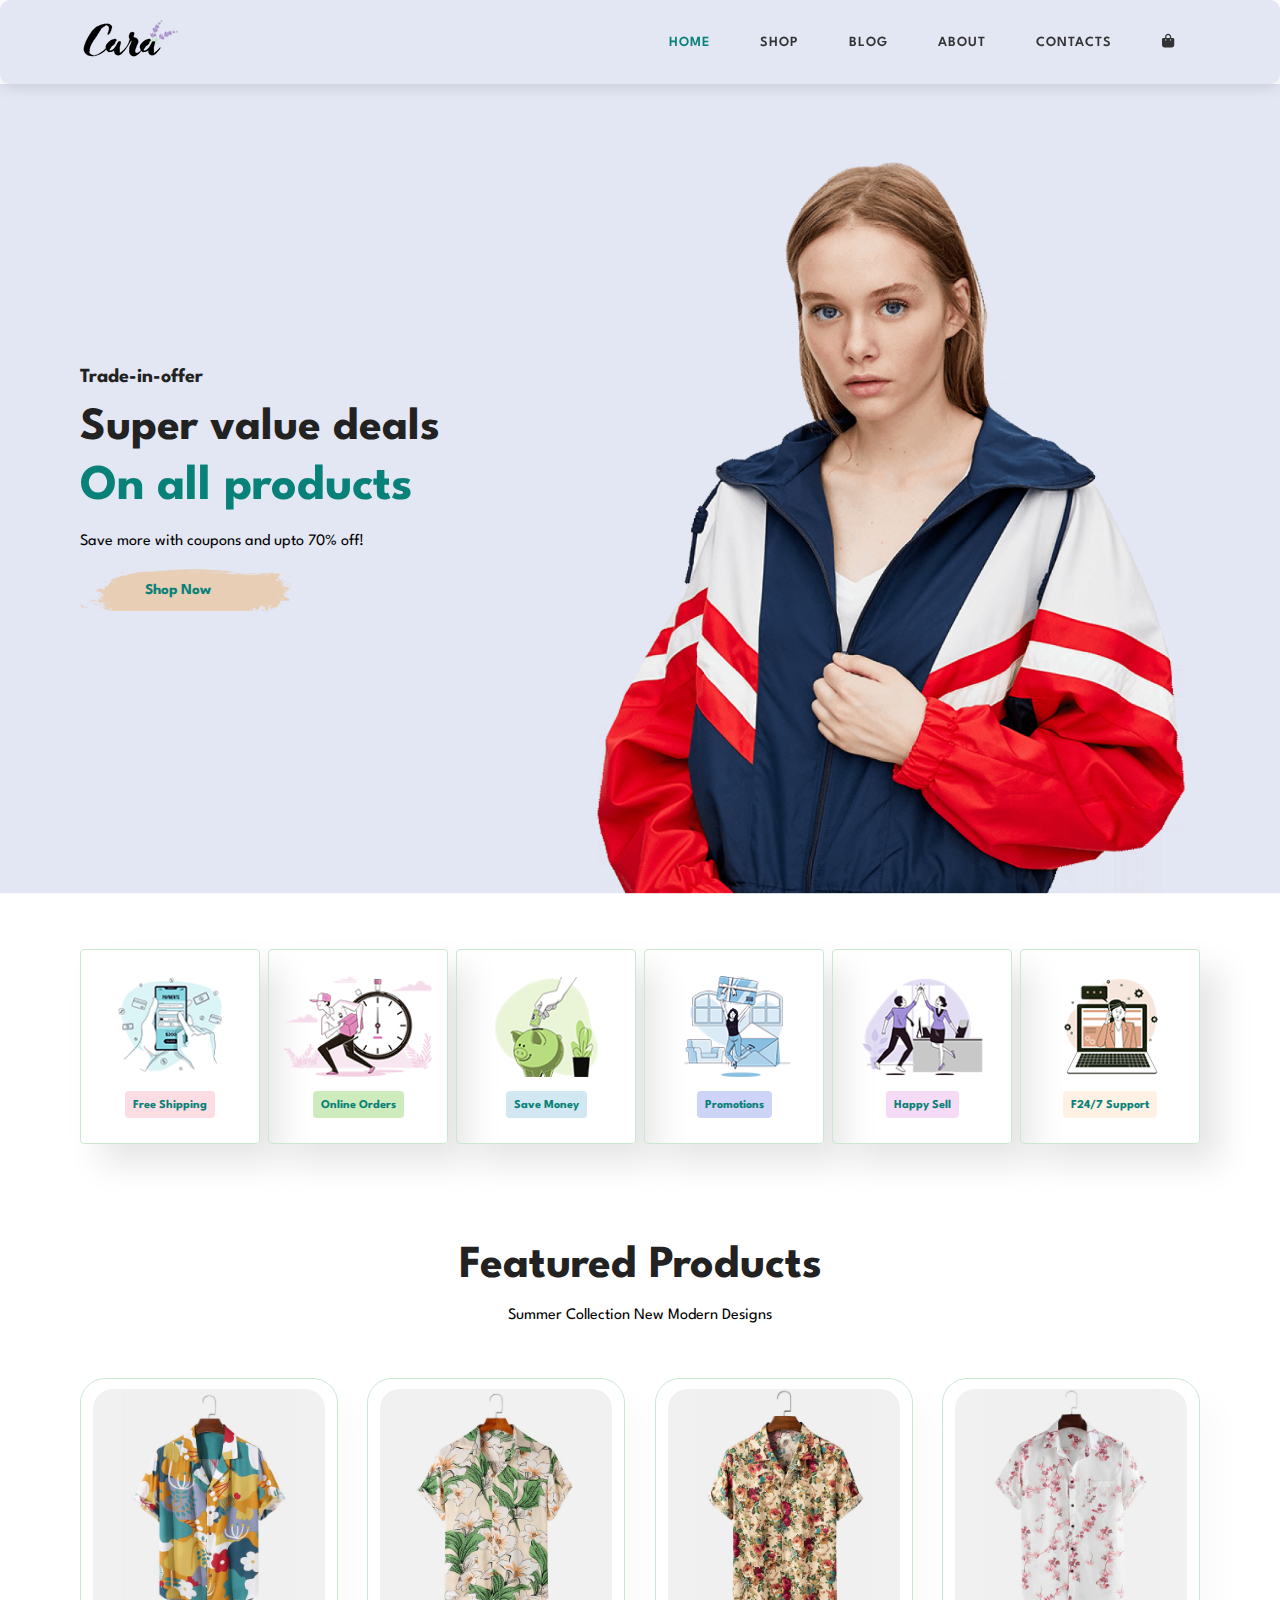
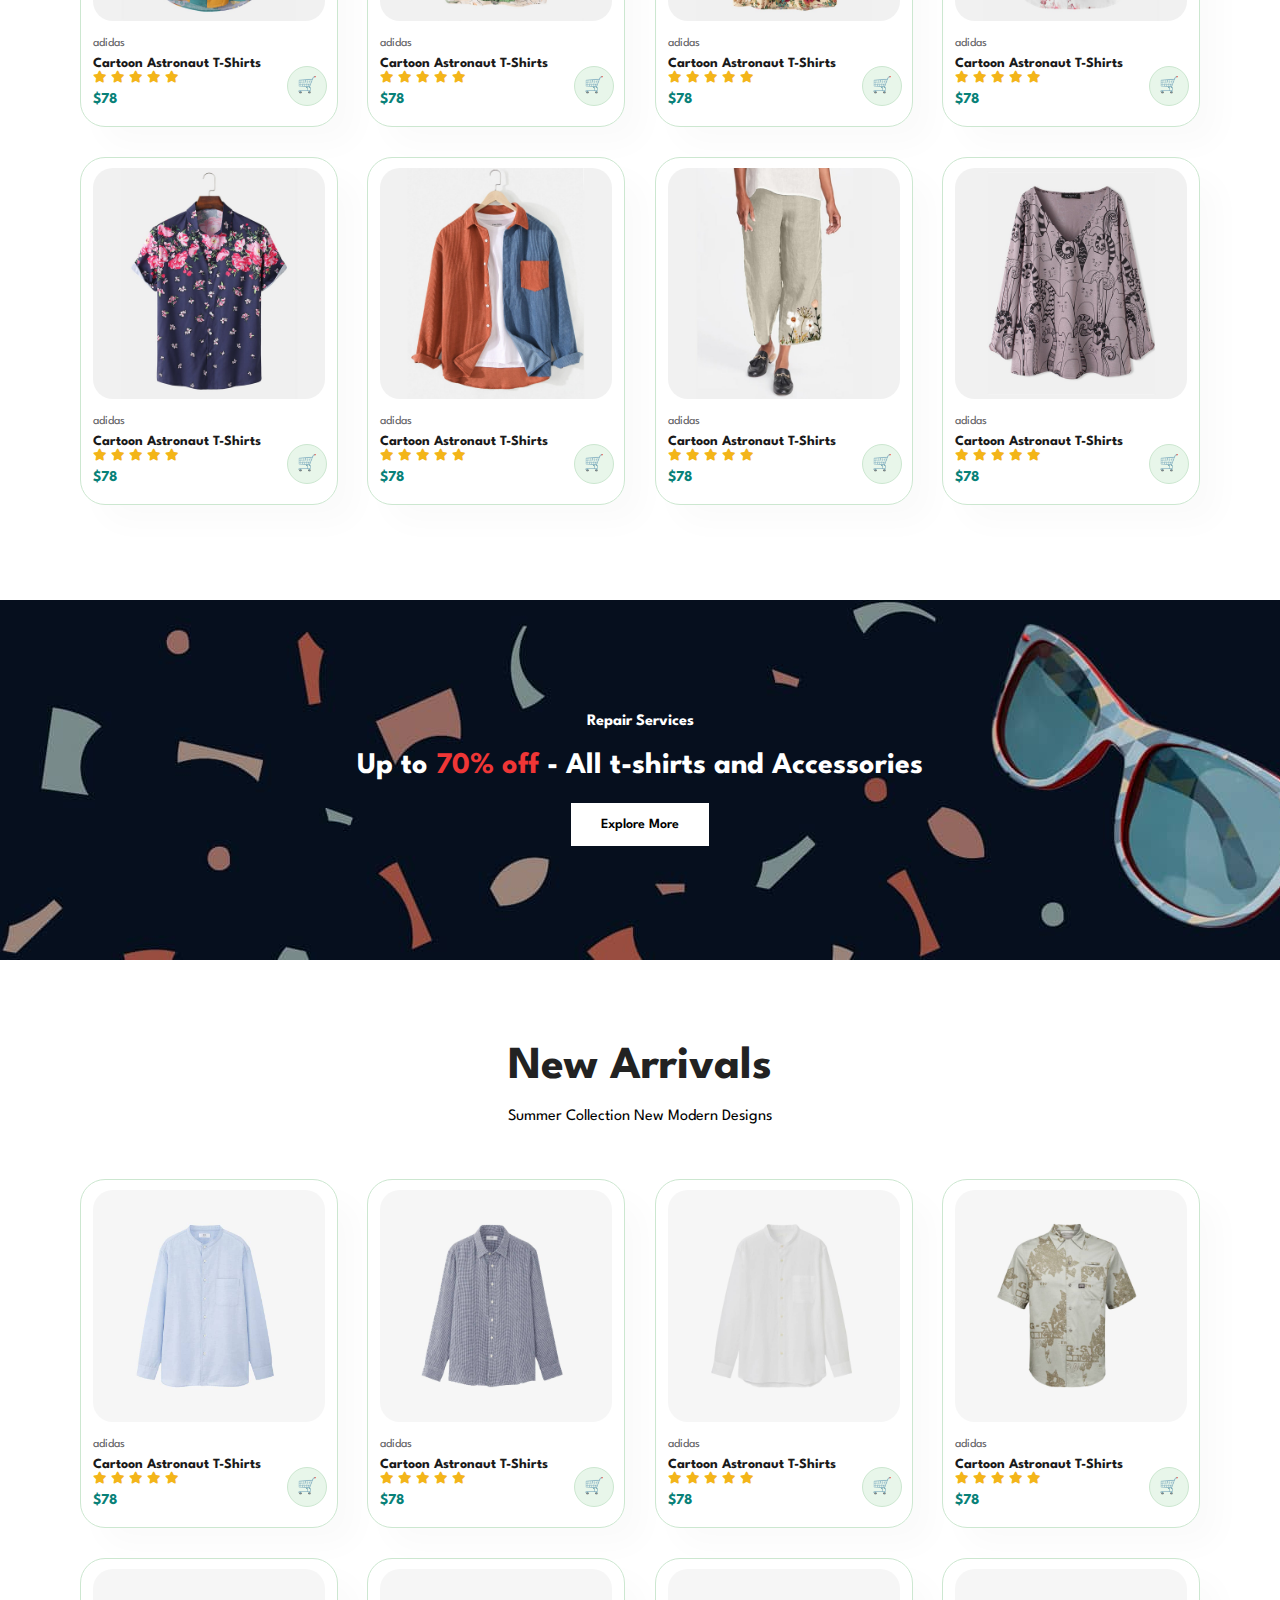
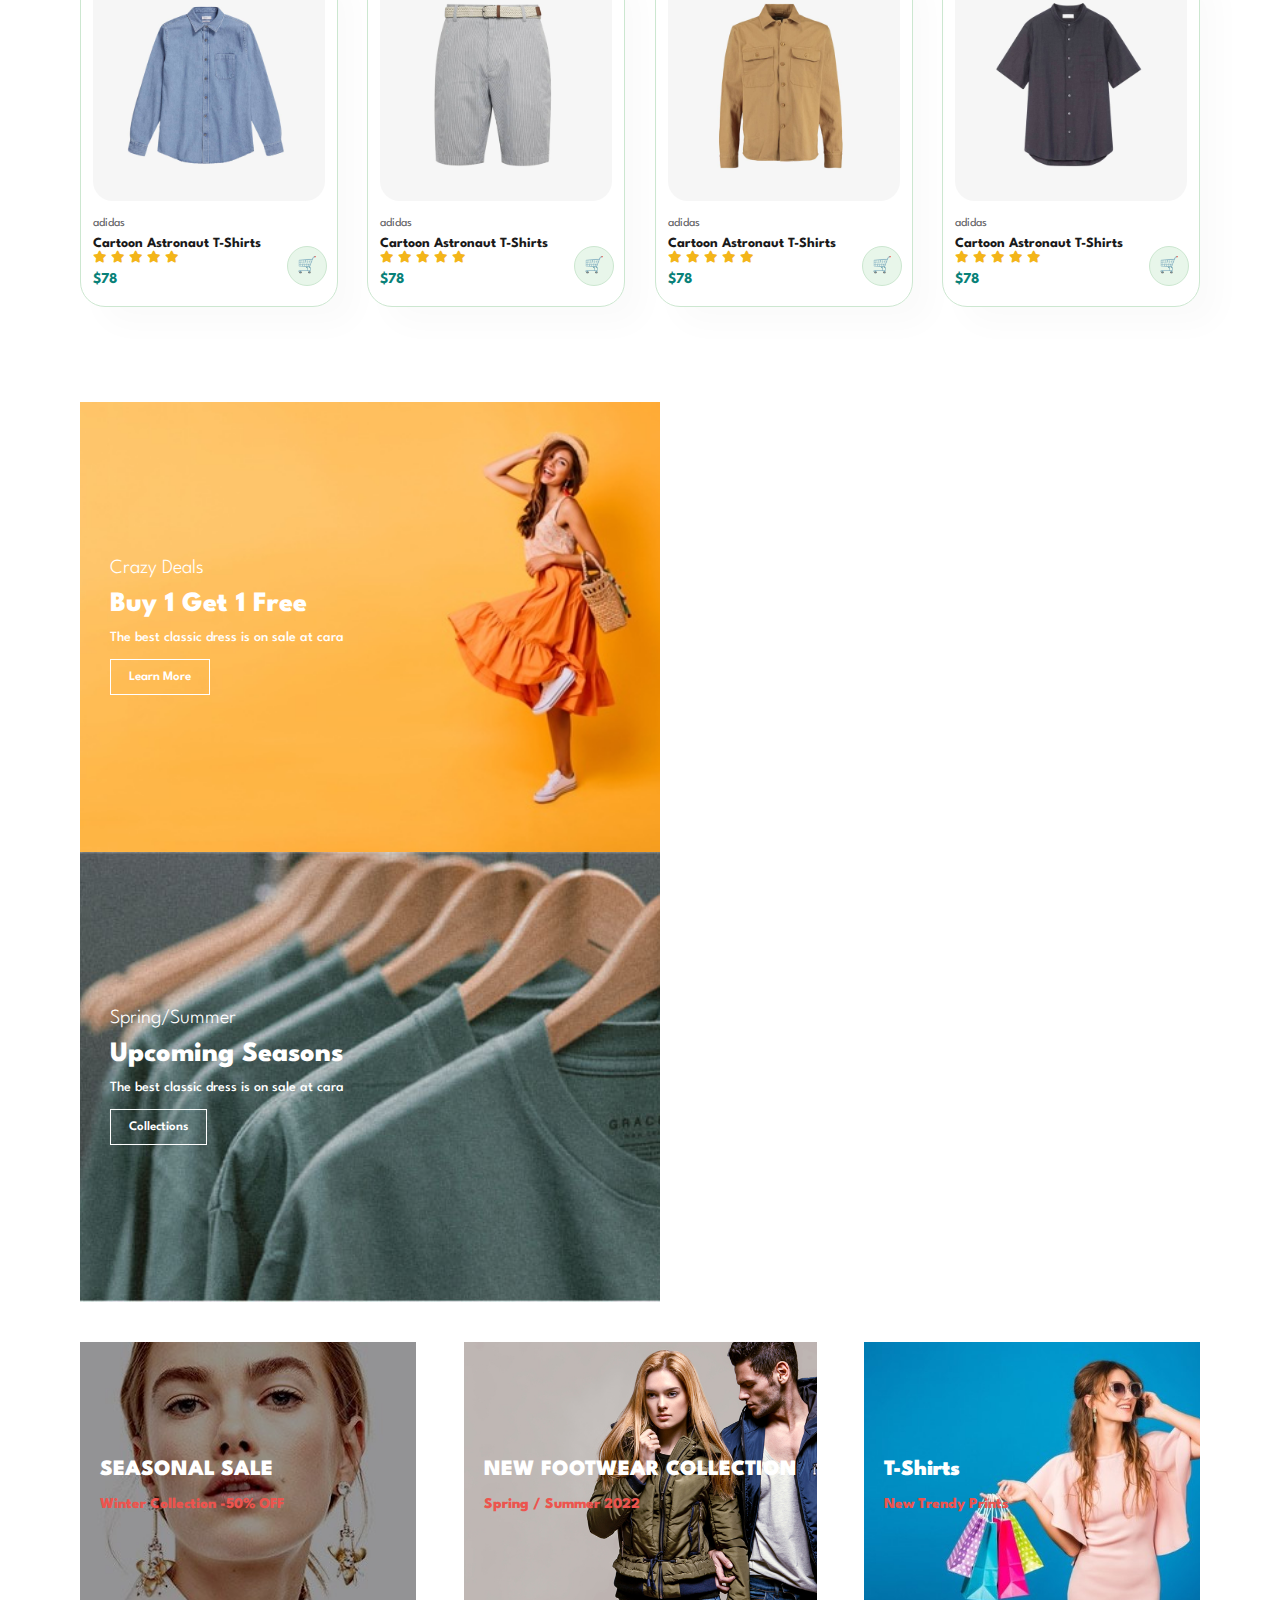
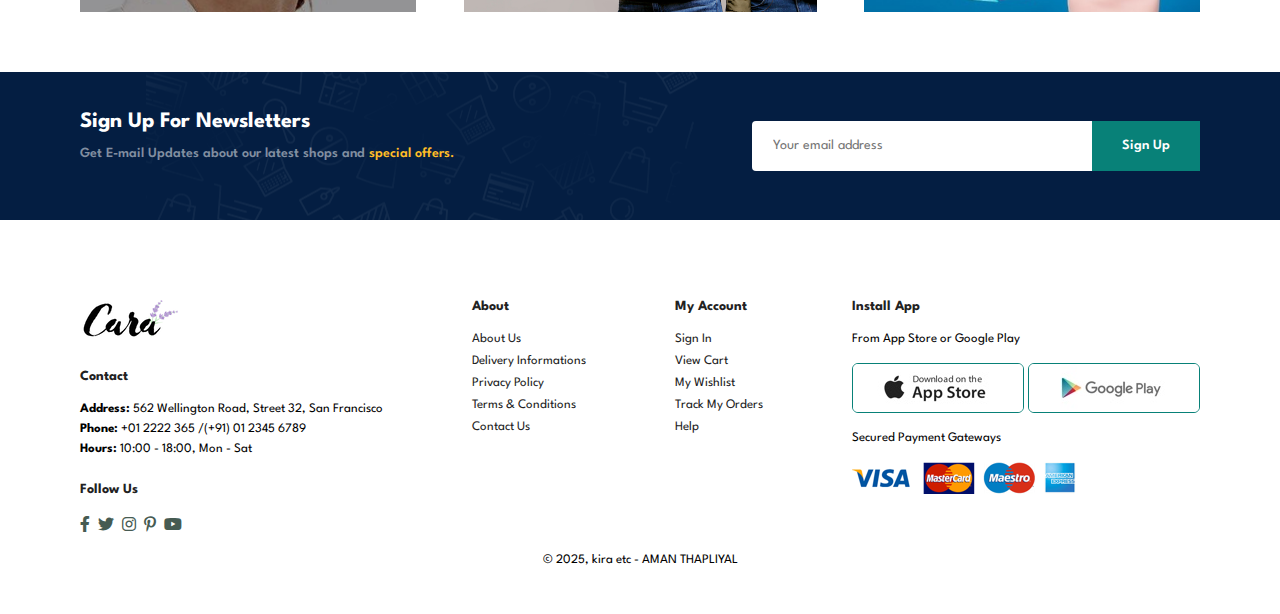
<file: index.html>
<!DOCTYPE html>
<html lang="en">
<head>
    <meta charset="UTF-8">
    <meta name="viewport" content="width=device-width, initial-scale=1.0">
    <title>CARA</title>
    <link rel="stylesheet" href="style.css">
    <link rel="stylesheet" href="https://cdnjs.cloudflare.com/ajax/libs/font-awesome/6.0.0-beta3/css/all.min.css" />

    
</head>
<body>
    <section id="header">
        <a href="#"><img src="./img/logo.png" alt=""></a>
        <div>
            <ul id="navbar">
                <li><a href="index.html" class="active">Home</a></li>
                <li><a href="shop.html">Shop</a></li>
                <li><a href="blog.html">Blog</a></li>
                <li><a href="about.html">About</a></li>
                <li><a href="contact.html">Contacts</a></li>
                <li id="lg-bag"><a href="cart.html"><i class="fa-solid fa-bag-shopping"></i></a></li>
                <a href="#" id="close"><i class="far fa-times-circle"></i></a>
            </ul>
        </div>

        <div id="mobile">
            <a href="cart.html"><i class="fa-solid fa-bag-shopping"></i></a>
            <i id="bar" class="fas fa-bars"></i>
        </div>
    </section>

    <section id="hero">
        <h4>Trade-in-offer</h4>
        <h2>Super value deals</h2>
        <h1>On all products</h1>
        <p>Save more with coupons and upto 70% off!</p>
        <button>Shop Now</button>
    </section>

    <section id="feature" class="section-p1">
        <div class="fe-box">
            <img src="./img/features/f1.png"  alt="" >
            <h6>Free Shipping</h6>
        </div>

        <div class="fe-box">
            <img src="./img/features/f2.png" alt="">
            <h6>Online Orders</h6>
        </div>

        <div class="fe-box">
            <img src="./img/features/f3.png" alt="">
            <h6>Save Money</h6>
        </div>

        <div class="fe-box">
            <img src="./img/features/f4.png" alt="">
            <h6>Promotions</h6>
        </div>

        <div class="fe-box">
            <img src="./img/features/f5.png" alt="">
            <h6>Happy Sell</h6>
        </div>

        <div class="fe-box">
            <img src="./img/features/f6.png" alt="">
            <h6>F24/7 Support</h6>
        </div>
    </section>

    <section id="product1" class="section-p1">
        <h2>Featured Products</h2>
        <p>Summer Collection New Modern Designs</p>
        <div class="pro-container" onclick="window.location.href='sproduct.html'">
            <div class="pro">
                <img src="./img/products/f1.jpg" onclick="window.location.href='sproduct.html'" alt="">
                <div class="des">
                    <span>adidas</span>
                    <h5>Cartoon Astronaut T-Shirts</h5>
                    <div class="star">
                        <i class="fas fa-star"></i>
                        <i class="fas fa-star"></i>
                        <i class="fas fa-star"></i>
                        <i class="fas fa-star"></i>
                        <i class="fas fa-star"></i>
                    </div>
                    <h4>$78</h4>
                </div>
                <a href="#"><div class="custom-cart-icon">&#128722;</div></a>
            </div>

            <div class="pro" onclick="window.location.href='sproduct.html'">
                <img src="./img/products/f2.jpg" onclick="window.location.href='sproduct.html'" alt="">
                <div class="des">
                    <span>adidas</span>
                    <h5>Cartoon Astronaut T-Shirts</h5>
                    <div class="star">
                        <i class="fas fa-star"></i>
                        <i class="fas fa-star"></i>
                        <i class="fas fa-star"></i>
                        <i class="fas fa-star"></i>
                        <i class="fas fa-star"></i>
                    </div>
                    <h4>$78</h4>
                </div>
                <a href="#"><div class="custom-cart-icon">&#128722;</div></a>
            </div>

            <div class="pro" onclick="window.location.href='sproduct.html'">
                <img src="./img/products/f3.jpg" onclick="window.location.href='sproduct.html'" alt="">
                <div class="des">
                    <span>adidas</span>
                    <h5>Cartoon Astronaut T-Shirts</h5>
                    <div class="star">
                        <i class="fas fa-star"></i>
                        <i class="fas fa-star"></i>
                        <i class="fas fa-star"></i>
                        <i class="fas fa-star"></i>
                        <i class="fas fa-star"></i>
                    </div>
                    <h4>$78</h4>
                </div>
                <a href="#"><div class="custom-cart-icon">&#128722;</div></a>
            </div>

            <div class="pro" onclick="window.location.href='sproduct.html'">
                <img src="./img/products/f4.jpg" onclick="window.location.href='sproduct.html'" alt="">
                <div class="des">
                    <span>adidas</span>
                    <h5>Cartoon Astronaut T-Shirts</h5>
                    <div class="star">
                        <i class="fas fa-star"></i>
                        <i class="fas fa-star"></i>
                        <i class="fas fa-star"></i>
                        <i class="fas fa-star"></i>
                        <i class="fas fa-star"></i>
                    </div>
                    <h4>$78</h4>
                </div>
                <a href="#"><div class="custom-cart-icon">&#128722;</div></a>
            </div>

            <div class="pro" onclick="window.location.href='sproduct.html'">
                <img src="./img/products/f5.jpg" onclick="window.location.href='sproduct.html'" alt="">
                <div class="des">
                    <span>adidas</span>
                    <h5>Cartoon Astronaut T-Shirts</h5>
                    <div class="star">
                        <i class="fas fa-star"></i>
                        <i class="fas fa-star"></i>
                        <i class="fas fa-star"></i>
                        <i class="fas fa-star"></i>
                        <i class="fas fa-star"></i>
                    </div>
                    <h4>$78</h4>
                </div>
                <a href="#"><div class="custom-cart-icon">&#128722;</div></a>
            </div>

            <div class="pro" onclick="window.location.href='sproduct.html'">
                <img src="./img/products/f6.jpg" onclick="window.location.href='sproduct.html'" alt="">
                <div class="des">
                    <span>adidas</span>
                    <h5>Cartoon Astronaut T-Shirts</h5>
                    <div class="star">
                        <i class="fas fa-star"></i>
                        <i class="fas fa-star"></i>
                        <i class="fas fa-star"></i>
                        <i class="fas fa-star"></i>
                        <i class="fas fa-star"></i>
                    </div>
                    <h4>$78</h4>
                </div>
                <a href="#"><div class="custom-cart-icon">&#128722;</div></a>
            </div>

            <div class="pro" onclick="window.location.href='sproduct.html'">
                <img src="./img/products/f7.jpg" onclick="window.location.href='sproduct.html'" alt="">
                <div class="des">
                    <span>adidas</span>
                    <h5>Cartoon Astronaut T-Shirts</h5>
                    <div class="star">
                        <i class="fas fa-star"></i>
                        <i class="fas fa-star"></i>
                        <i class="fas fa-star"></i>
                        <i class="fas fa-star"></i>
                        <i class="fas fa-star"></i>
                    </div>
                    <h4>$78</h4>
                </div>
                <a href="#"><div class="custom-cart-icon">&#128722;</div></a>
            </div>

            <div class="pro" onclick="window.location.href='sproduct.html'">
                <img src="./img/products/f8.jpg" onclick="window.location.href='sproduct.html'" alt="">
                <div class="des">
                    <span>adidas</span>
                    <h5>Cartoon Astronaut T-Shirts</h5>
                    <div class="star">
                        <i class="fas fa-star"></i>
                        <i class="fas fa-star"></i>
                        <i class="fas fa-star"></i>
                        <i class="fas fa-star"></i>
                        <i class="fas fa-star"></i>
                    </div>
                    <h4>$78</h4>
                </div>
                <a href="#"><div class="custom-cart-icon">&#128722;</div></a>
            </div>
        </div>
        
    </section>

    <section id="banner" class="section-m1">
        <h4>Repair Services</h4>
        <h2>Up to <span>70% off</span> - All t-shirts and Accessories</h2>
        <button class="normal">Explore More</button>
    </section>

    <section id="product1" class="section-p1">
        <h2>New Arrivals</h2>
        <p>Summer Collection New Modern Designs</p>
        <div class="pro-container">
            <div class="pro" onclick="window.location.href='sproduct.html'">
                <img src="./img/products/n1.jpg" alt="">
                <div class="des">
                    <span>adidas</span>
                    <h5>Cartoon Astronaut T-Shirts</h5>
                    <div class="star">
                        <i class="fas fa-star"></i>
                        <i class="fas fa-star"></i>
                        <i class="fas fa-star"></i>
                        <i class="fas fa-star"></i>
                        <i class="fas fa-star"></i>
                    </div>
                    <h4>$78</h4>
                </div>
                <a href="#"><div class="custom-cart-icon">&#128722;</div></a>
            </div>

            <div class="pro" onclick="window.location.href='sproduct.html'">
                <img src="./img/products/n2.jpg" alt="">
                <div class="des">
                    <span>adidas</span>
                    <h5>Cartoon Astronaut T-Shirts</h5>
                    <div class="star">
                        <i class="fas fa-star"></i>
                        <i class="fas fa-star"></i>
                        <i class="fas fa-star"></i>
                        <i class="fas fa-star"></i>
                        <i class="fas fa-star"></i>
                    </div>
                    <h4>$78</h4>
                </div>
                <a href="#"><div class="custom-cart-icon">&#128722;</div></a>
            </div>

            <div class="pro" onclick="window.location.href='sproduct.html'">
                <img src="./img/products/n3.jpg" alt="">
                <div class="des">
                    <span>adidas</span>
                    <h5>Cartoon Astronaut T-Shirts</h5>
                    <div class="star">
                        <i class="fas fa-star"></i>
                        <i class="fas fa-star"></i>
                        <i class="fas fa-star"></i>
                        <i class="fas fa-star"></i>
                        <i class="fas fa-star"></i>
                    </div>
                    <h4>$78</h4>
                </div>
                <a href="#"><div class="custom-cart-icon">&#128722;</div></a>
            </div>

            <div class="pro" onclick="window.location.href='sproduct.html'">
                <img src="./img/products/n4.jpg" alt="">
                <div class="des">
                    <span>adidas</span>
                    <h5>Cartoon Astronaut T-Shirts</h5>
                    <div class="star">
                        <i class="fas fa-star"></i>
                        <i class="fas fa-star"></i>
                        <i class="fas fa-star"></i>
                        <i class="fas fa-star"></i>
                        <i class="fas fa-star"></i>
                    </div>
                    <h4>$78</h4>
                </div>
                <a href="#"><div class="custom-cart-icon">&#128722;</div></a>
            </div>

            <div class="pro" onclick="window.location.href='sproduct.html'">
                <img src="./img/products/n5.jpg" alt="">
                <div class="des">
                    <span>adidas</span>
                    <h5>Cartoon Astronaut T-Shirts</h5>
                    <div class="star">
                        <i class="fas fa-star"></i>
                        <i class="fas fa-star"></i>
                        <i class="fas fa-star"></i>
                        <i class="fas fa-star"></i>
                        <i class="fas fa-star"></i>
                    </div>
                    <h4>$78</h4>
                </div>
                <a href="#"><div class="custom-cart-icon">&#128722;</div></a>
            </div>

            <div class="pro" onclick="window.location.href='sproduct.html'">
                <img src="./img/products/n6.jpg" alt="">
                <div class="des">
                    <span>adidas</span>
                    <h5>Cartoon Astronaut T-Shirts</h5>
                    <div class="star">
                        <i class="fas fa-star"></i>
                        <i class="fas fa-star"></i>
                        <i class="fas fa-star"></i>
                        <i class="fas fa-star"></i>
                        <i class="fas fa-star"></i>
                    </div>
                    <h4>$78</h4>
                </div>
                <a href="#"><div class="custom-cart-icon">&#128722;</div></a>
            </div>

            <div class="pro" onclick="window.location.href='sproduct.html'">
                <img src="./img/products/n7.jpg" alt="">
                <div class="des">
                    <span>adidas</span>
                    <h5>Cartoon Astronaut T-Shirts</h5>
                    <div class="star">
                        <i class="fas fa-star"></i>
                        <i class="fas fa-star"></i>
                        <i class="fas fa-star"></i>
                        <i class="fas fa-star"></i>
                        <i class="fas fa-star"></i>
                    </div>
                    <h4>$78</h4>
                </div>
                <a href="#"><div class="custom-cart-icon">&#128722;</div></a>
            </div>

            <div class="pro" onclick="window.location.href='sproduct.html'">
                <img src="./img/products/n8.jpg" alt="">
                <div class="des">
                    <span>adidas</span>
                    <h5>Cartoon Astronaut T-Shirts</h5>
                    <div class="star">
                        <i class="fas fa-star"></i>
                        <i class="fas fa-star"></i>
                        <i class="fas fa-star"></i>
                        <i class="fas fa-star"></i>
                        <i class="fas fa-star"></i>
                    </div>
                    <h4>$78</h4>
                </div>
                <a href="#"><div class="custom-cart-icon">&#128722;</div></a>
            </div>
        </div>
        
    </section>

    <section id="sm-banner" class="section-p1">
        <div class="banner-box">
            <h4>Crazy Deals</h4>
            <h2>Buy 1 Get 1 Free</h2>
            <span>The best classic dress is on sale at cara</span>
            <button class="white">Learn More</button>
        </div>

        <div class="banner-box banner-box2">
            <h4>Spring/Summer</h4>
            <h2>Upcoming Seasons</h2>
            <span>The best classic dress is on sale at cara</span>
            <button class="white">Collections</button>
        </div>
    </section>

    <section id="banner3">
        <div class="banner-box">
            <h2>SEASONAL SALE</h2>
            <h3>Winter Collection -50% OFF</h3>
        </div>
        <div class="banner-box banner-box2">
            <h2>NEW FOOTWEAR COLLECTION</h2>
            <h3>Spring / Summer 2022</h3>
        </div>
        <div class="banner-box banner-box3">
            <h2>T-Shirts</h2>
            <h3>New Trendy Prints</h3>
        </div>
    </section>

    <section id="newsletter" class="section-p1 section-m1">
        <div class="newstext">
            <h4>Sign Up For Newsletters</h4>
            <p>Get E-mail Updates about our latest shops and <span>special offers.</span></p>
        </div>

        <div class="form">
            <input type="text" placeholder="Your email address">
            <button class="normal">Sign Up</button>
        </div>
    </section>

    <footer class="section-p1">
        <div class="col">
            <img class="logo" src="./img/logo.png" alt="">
            <h4>Contact</h4>
            <p><strong>Address: </strong>562 Wellington Road, Street 32, San Francisco</p>
            <p><strong>Phone: </strong>+01 2222 365 /(+91) 01 2345 6789</p>
            <p><strong>Hours: </strong>10:00 - 18:00, Mon - Sat</p>
            <div class="follow">
                <h4>Follow Us</h4>
                <div class="icon">
                    <i class="fab fa-facebook-f"></i>
                    <i class="fab fa-twitter"></i>
                    <i class="fab fa-instagram"></i>
                    <i class="fab fa-pinterest-p"></i>
                    <i class="fab fa-youtube"></i>
                </div>
            </div>
        </div>

        <div class="col">
            <h4>About</h4>
            <a href="#">About Us</a>
            <a href="#">Delivery Informations</a>
            <a href="#">Privacy Policy</a>
            <a href="#">Terms & Conditions</a>
            <a href="#">Contact Us</a>
        </div>

        <div class="col">
            <h4>My Account</h4>
            <a href="#">Sign In</a>
            <a href="#">View Cart</a>
            <a href="#">My Wishlist</a>
            <a href="#">Track My Orders</a>
            <a href="#">Help</a>
        </div>

        <div class="col install">
            <h4>Install App</h4>
            <p>From App Store or Google Play</p>
            <div class="row">
                <img src="./img/pay/app.jpg" alt="">
                <img src="./img/pay/play.jpg" alt="">
            </div>
            <p>Secured Payment Gateways</p>
            <img src="./img/pay/pay.png" alt="">
        </div>

        <div class="copyright">
            <p>&copy; 2025, kira etc - AMAN THAPLIYAL</p>
        </div>
    </footer>


    <script src="script.js"></script>
</body>
</html>
</file>
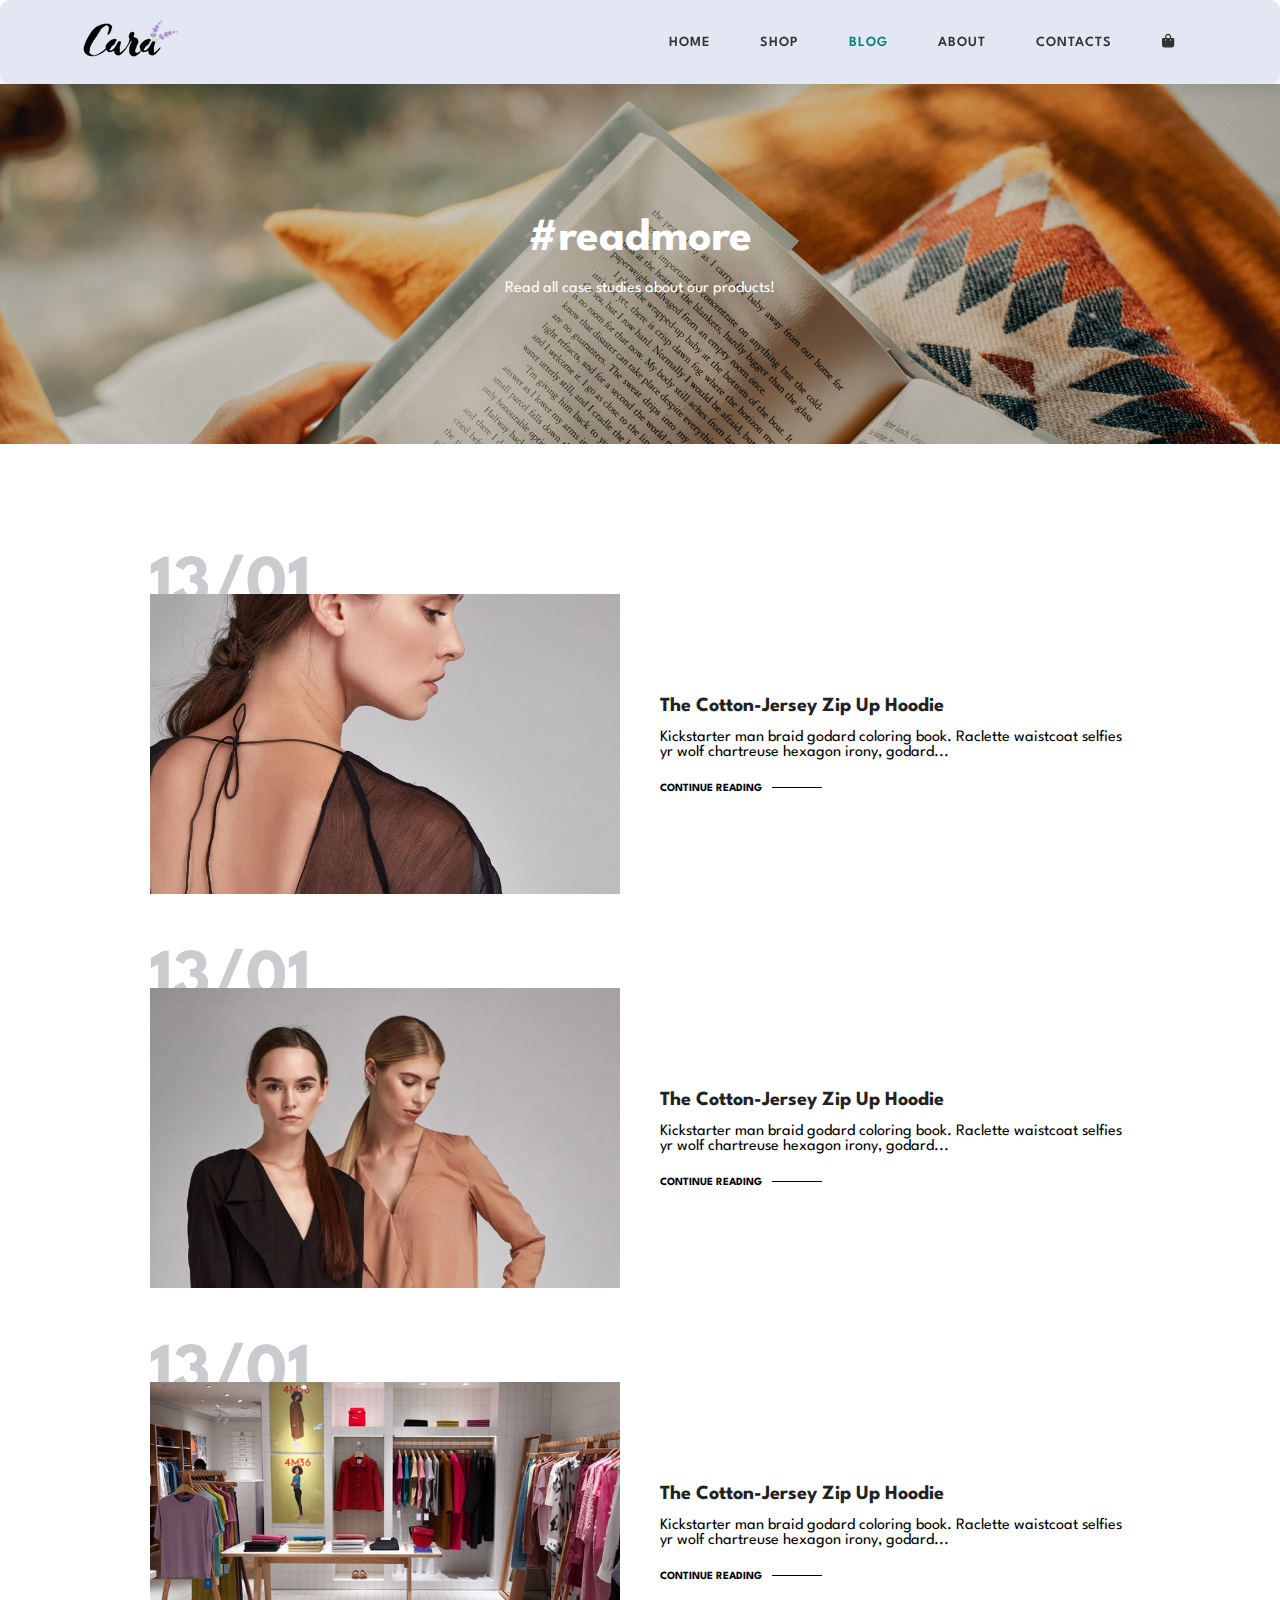
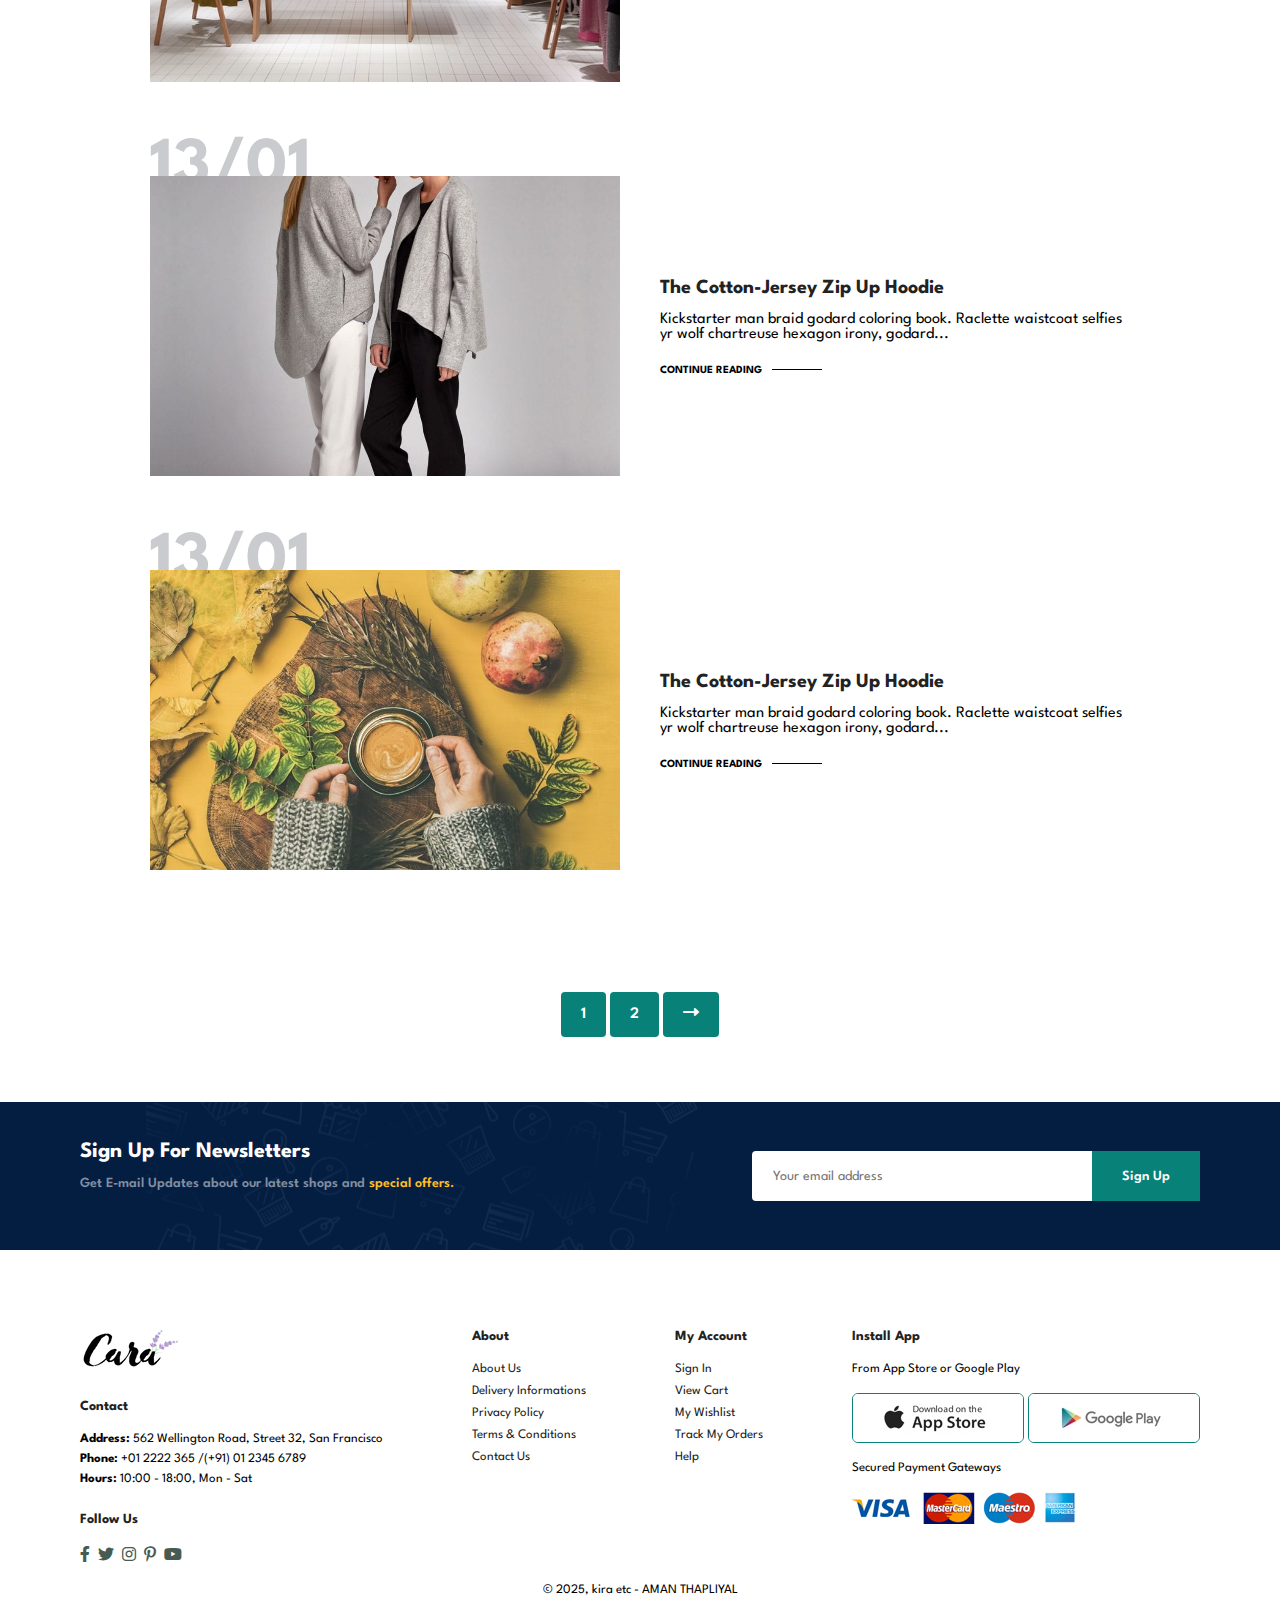
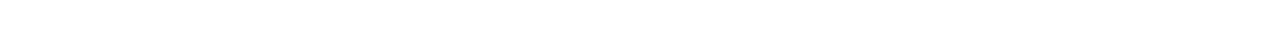
<file: blog.html>
<!DOCTYPE html>
<html lang="en">
<head>
    <meta charset="UTF-8">
    <meta name="viewport" content="width=device-width, initial-scale=1.0">
    <title>CARA</title>
    <link rel="stylesheet" href="style.css">
    <link rel="stylesheet" href="https://cdnjs.cloudflare.com/ajax/libs/font-awesome/6.0.0-beta3/css/all.min.css" />


    
</head>
<body>
    <section id="header">
        <a href="#"><img src="./img/logo.png" alt=""></a>
        <div>
            <ul id="navbar">
                <li><a href="index.html">Home</a></li>
                <li><a href="shop.html">Shop</a></li>
                <li><a  class="active"  href="blog.html">Blog</a></li>
                <li><a href="about.html">About</a></li>
                <li><a href="contact.html">Contacts</a></li>
                <li id="lg-bag"><a href="cart.html"><i class="fa-solid fa-bag-shopping"></i></a></li>
                <a href="#" id="close"><i class="far fa-times-circle"></i></a>
            </ul>
        </div>

        <div id="mobile">
            <a href="cart.html"><i class="fa-solid fa-bag-shopping"></i></a>
            <i id="bar" class="fas fa-bars"></i>
        </div>
    </section>

    <section id="page-header" class="blog-header">
        <h2>#readmore</h2>
        <p>Read all case studies about our products!</p>
    </section>

    <section id="blog">
        <div class="blog-box">
            <div class="blog-img">
                <img src="./img/blog/b1 (1).jpg" alt="">
            </div>
            <div class="blog-details">
                <h4>The Cotton-Jersey Zip Up Hoodie</h4>
                <p>Kickstarter man braid godard coloring book. Raclette waistcoat selfies yr wolf chartreuse hexagon irony, godard...</p>
                <a href="">CONTINUE READING</a>
            </div>
            <h1>13/01</h1>
        </div>

        <div class="blog-box">
            <div class="blog-img">
                <img src="./img/blog/b2.jpg" alt="">
            </div>
            <div class="blog-details">
                <h4>The Cotton-Jersey Zip Up Hoodie</h4>
                <p>Kickstarter man braid godard coloring book. Raclette waistcoat selfies yr wolf chartreuse hexagon irony, godard...</p>
                <a href="">CONTINUE READING</a>
            </div>
            <h1>13/01</h1>
        </div>

        <div class="blog-box">
            <div class="blog-img">
                <img src="./img/blog/b3.jpg" alt="">
            </div>
            <div class="blog-details">
                <h4>The Cotton-Jersey Zip Up Hoodie</h4>
                <p>Kickstarter man braid godard coloring book. Raclette waistcoat selfies yr wolf chartreuse hexagon irony, godard...</p>
                <a href="">CONTINUE READING</a>
            </div>
            <h1>13/01</h1>
        </div>

        <div class="blog-box">
            <div class="blog-img">
                <img src="./img/blog/b4.jpg" alt="">
            </div>
            <div class="blog-details">
                <h4>The Cotton-Jersey Zip Up Hoodie</h4>
                <p>Kickstarter man braid godard coloring book. Raclette waistcoat selfies yr wolf chartreuse hexagon irony, godard...</p>
                <a href="">CONTINUE READING</a>
            </div>
            <h1>13/01</h1>
        </div>

        <div class="blog-box">
            <div class="blog-img">
                <img src="./img/blog/b6.jpg" alt="">
            </div>
            <div class="blog-details">
                <h4>The Cotton-Jersey Zip Up Hoodie</h4>
                <p>Kickstarter man braid godard coloring book. Raclette waistcoat selfies yr wolf chartreuse hexagon irony, godard...</p>
                <a href="">CONTINUE READING</a>
            </div>
            <h1>13/01</h1>
        </div>
    </section>

    <section id="pagination" class="section-p1">
        <a href="#">1</a>
        <a href="#">2</a>
        <a href="#"><i class="fas fa-long-arrow-alt-right"></i></a>
    </section>

    <section id="newsletter" class="section-p1 section-m1">
        <div class="newstext">
            <h4>Sign Up For Newsletters</h4>
            <p>Get E-mail Updates about our latest shops and <span>special offers.</span></p>
        </div>

        <div class="form">
            <input type="text" placeholder="Your email address">
            <button class="normal">Sign Up</button>
        </div>
    </section>

    <footer class="section-p1">
        <div class="col">
            <img class="logo" src="./img/logo.png" alt="">
            <h4>Contact</h4>
            <p><strong>Address: </strong>562 Wellington Road, Street 32, San Francisco</p>
            <p><strong>Phone: </strong>+01 2222 365 /(+91) 01 2345 6789</p>
            <p><strong>Hours: </strong>10:00 - 18:00, Mon - Sat</p>
            <div class="follow">
                <h4>Follow Us</h4>
                <div class="icon">
                    <i class="fab fa-facebook-f"></i>
                    <i class="fab fa-twitter"></i>
                    <i class="fab fa-instagram"></i>
                    <i class="fab fa-pinterest-p"></i>
                    <i class="fab fa-youtube"></i>
                </div>
            </div>
        </div>

        <div class="col">
            <h4>About</h4>
            <a href="#">About Us</a>
            <a href="#">Delivery Informations</a>
            <a href="#">Privacy Policy</a>
            <a href="#">Terms & Conditions</a>
            <a href="#">Contact Us</a>
        </div>

        <div class="col">
            <h4>My Account</h4>
            <a href="#">Sign In</a>
            <a href="#">View Cart</a>
            <a href="#">My Wishlist</a>
            <a href="#">Track My Orders</a>
            <a href="#">Help</a>
        </div>

        <div class="col install">
            <h4>Install App</h4>
            <p>From App Store or Google Play</p>
            <div class="row">
                <img src="./img/pay/app.jpg" alt="">
                <img src="./img/pay/play.jpg" alt="">
            </div>
            <p>Secured Payment Gateways</p>
            <img src="./img/pay/pay.png" alt="">
        </div>

        <div class="copyright">
            <p>&copy; 2025, kira etc - AMAN THAPLIYAL</p>
        </div>
    </footer>


    <script src="script.js"></script>
</body>
</html>
</file>
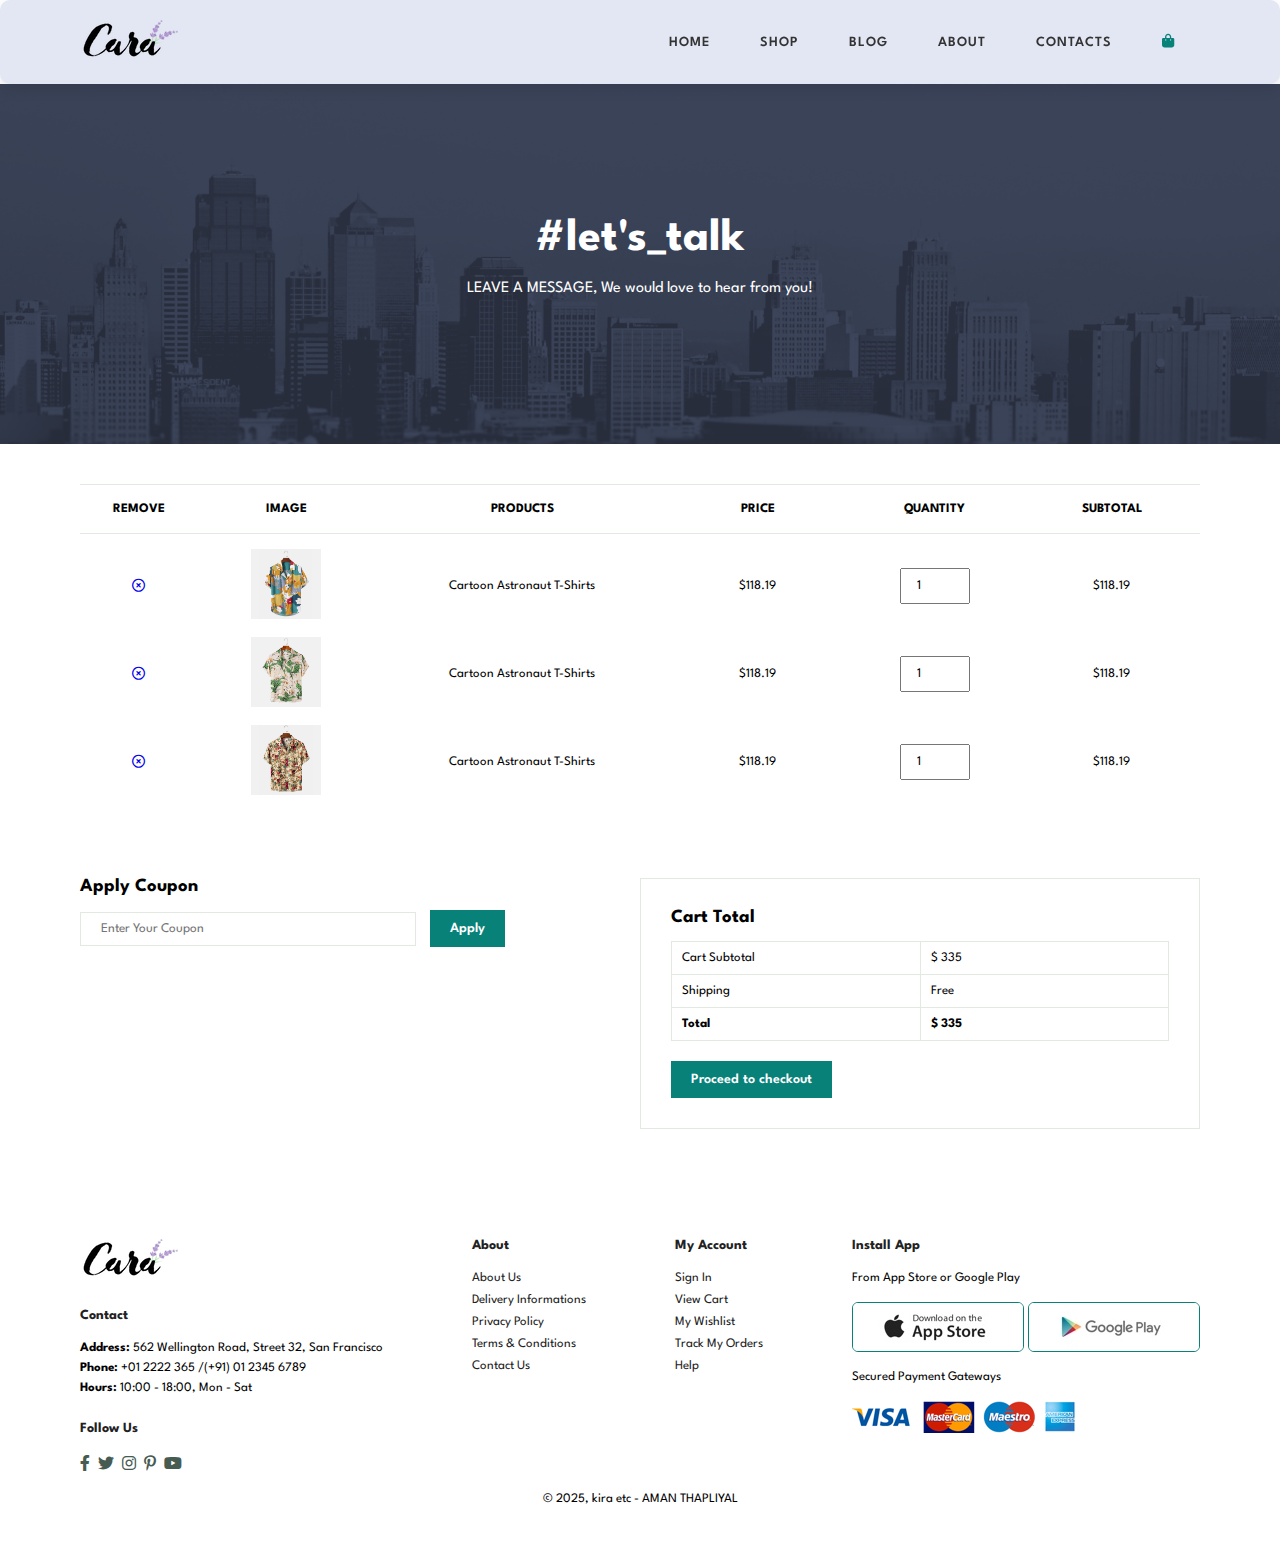
<file: cart.html>
<!DOCTYPE html>
<html lang="en">
<head>
    <meta charset="UTF-8">
    <meta name="viewport" content="width=device-width, initial-scale=1.0">
    <title>CARA</title>
    <link rel="stylesheet" href="style.css">
    <link rel="stylesheet" href="https://cdnjs.cloudflare.com/ajax/libs/font-awesome/6.0.0-beta3/css/all.min.css" />


    
</head>
<body>
    <section id="header">
        <a href="#"><img src="./img/logo.png" alt=""></a>
        <div>
            <ul id="navbar">
                <li><a href="index.html">Home</a></li>
                <li><a href="shop.html">Shop</a></li>
                <li><a  href="blog.html">Blog</a></li>
                <li><a  href="about.html">About</a></li>
                <li><a  href="contact.html">Contacts</a></li>
                <li  id="lg-bag"><a class="active" href="cart.html"><i class="fa-solid fa-bag-shopping"></i></a></li>
                <a href="#" id="close"><i class="far fa-times-circle"></i></a>
            </ul>
        </div>

        <div id="mobile">
            <a href="cart.html"><i class="fa-solid fa-bag-shopping"></i></a>
            <i id="bar" class="fas fa-bars"></i>
        </div>
    </section>

    <section id="page-header" class="about-header">
        <h2>#let's_talk</h2>
        <p>LEAVE A MESSAGE, We would love to hear from you!</p>
    </section>

    <section id="cart" class="section-p1">
        <table width="100%">
            <thead>
                <tr>
                    <td>Remove</td>
                    <td>Image</td>
                    <td>Products</td>
                    <td>Price</td>
                    <td>Quantity</td>
                    <td>Subtotal</td>
                </tr>
            </thead>
            <tbody>
                <tr>
                    <td><a href="#"><i class="far fa-times-circle"></i></a></td>
                    <td><img src="./img/products/f1.jpg" alt=""></td>
                    <td>Cartoon Astronaut T-Shirts</td>
                    <td>$118.19</td>
                    <td><input type="number" value="1" name="" id=""></td>
                    <td>$118.19</td>
                </tr>
                <tr>
                    <td><a href="#"><i class="far fa-times-circle"></i></a></td>
                    <td><img src="./img/products/f2.jpg" alt=""></td>
                    <td>Cartoon Astronaut T-Shirts</td>
                    <td>$118.19</td>
                    <td><input type="number" value="1" name="" id=""></td>
                    <td>$118.19</td>
                </tr>
                <tr>
                    <td><a href="#"><i class="far fa-times-circle"></i></a></td>
                    <td><img src="./img/products/f3.jpg" alt=""></td>
                    <td>Cartoon Astronaut T-Shirts</td>
                    <td>$118.19</td>
                    <td><input type="number" value="1" name="" id=""></td>
                    <td>$118.19</td>
                </tr>
            </tbody>
        </table>
    </section>

    <section id="cart-add" class="section-p1">
        <div id="coupon">
            <h3>Apply Coupon</h3>
            <div>
                <input type="text" name="" id="" placeholder="Enter Your Coupon">
                <button class="normal">Apply</button>
            </div>
        </div>

        <div id="subtotal">
            <h3>Cart Total</h3>
            <table>
                <tr>
                    <td>Cart Subtotal</td>
                    <td>$ 335</td>
                </tr>

                <tr>
                    <td>Shipping</td>
                    <td>Free</td>
                </tr>

                <tr>
                    <td><Strong>Total</Strong></td>
                    <td><strong>$ 335</strong></td>
                </tr>
            </table>
            <button class="normal">Proceed to checkout</button>
        </div>
    </section>

    <footer class="section-p1">
        <div class="col">
            <img class="logo" src="./img/logo.png" alt="">
            <h4>Contact</h4>
            <p><strong>Address: </strong>562 Wellington Road, Street 32, San Francisco</p>
            <p><strong>Phone: </strong>+01 2222 365 /(+91) 01 2345 6789</p>
            <p><strong>Hours: </strong>10:00 - 18:00, Mon - Sat</p>
            <div class="follow">
                <h4>Follow Us</h4>
                <div class="icon">
                    <i class="fab fa-facebook-f"></i>
                    <i class="fab fa-twitter"></i>
                    <i class="fab fa-instagram"></i>
                    <i class="fab fa-pinterest-p"></i>
                    <i class="fab fa-youtube"></i>
                </div>
            </div>
        </div>

        <div class="col">
            <h4>About</h4>
            <a href="#">About Us</a>
            <a href="#">Delivery Informations</a>
            <a href="#">Privacy Policy</a>
            <a href="#">Terms & Conditions</a>
            <a href="#">Contact Us</a>
        </div>

        <div class="col">
            <h4>My Account</h4>
            <a href="#">Sign In</a>
            <a href="#">View Cart</a>
            <a href="#">My Wishlist</a>
            <a href="#">Track My Orders</a>
            <a href="#">Help</a>
        </div>

        <div class="col install">
            <h4>Install App</h4>
            <p>From App Store or Google Play</p>
            <div class="row">
                <img src="./img/pay/app.jpg" alt="">
                <img src="./img/pay/play.jpg" alt="">
            </div>
            <p>Secured Payment Gateways</p>
            <img src="./img/pay/pay.png" alt="">
        </div>

        <div class="copyright">
            <p>&copy; 2025, kira etc - AMAN THAPLIYAL</p>
        </div>
    </footer>


    <script src="script.js"></script>
</body>
</html>
</file>
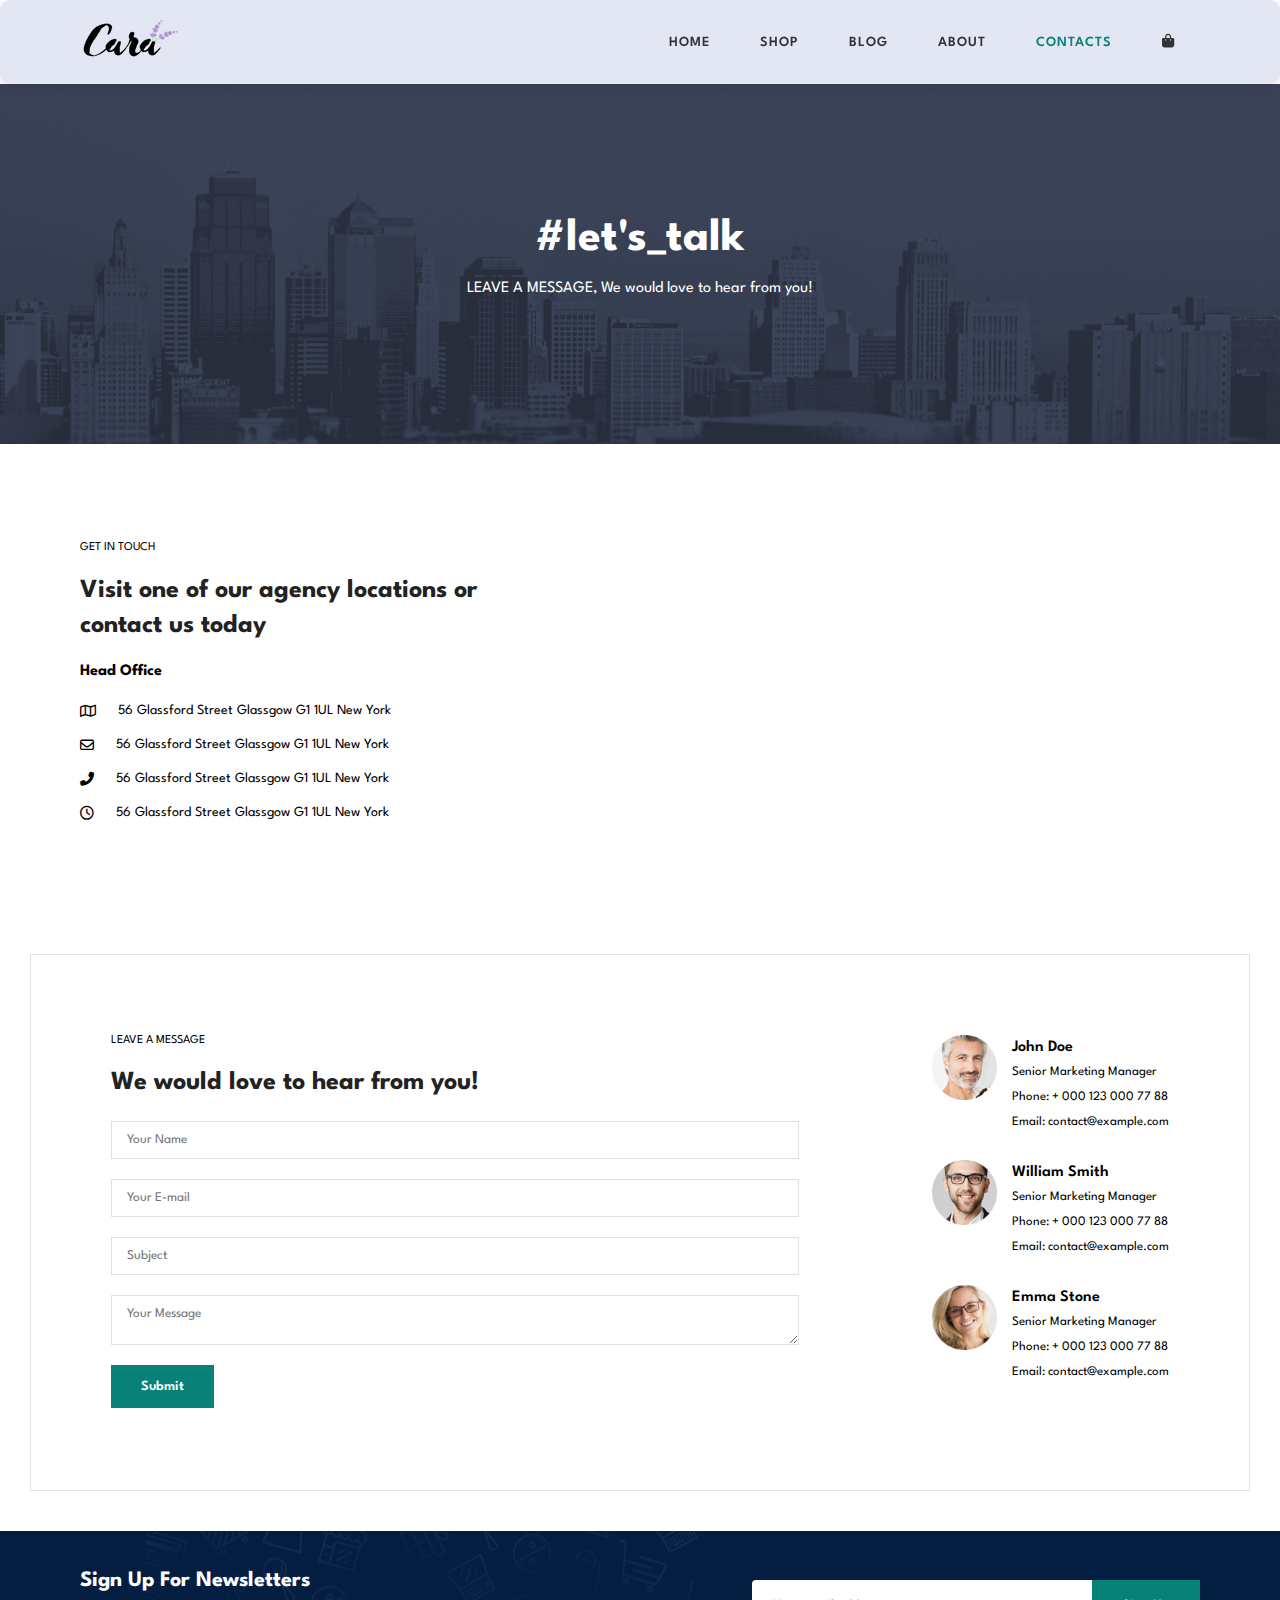
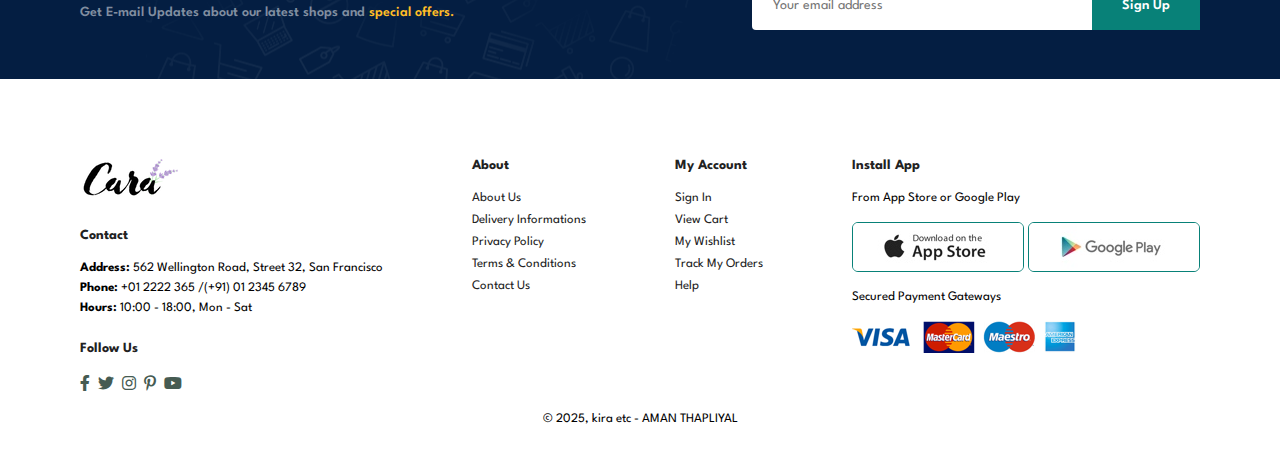
<file: contact.html>
<!DOCTYPE html>
<html lang="en">
<head>
    <meta charset="UTF-8">
    <meta name="viewport" content="width=device-width, initial-scale=1.0">
    <title>CARA</title>
    <link rel="stylesheet" href="style.css">
    <link rel="stylesheet" href="https://cdnjs.cloudflare.com/ajax/libs/font-awesome/6.0.0-beta3/css/all.min.css" />


    
</head>
<body>
    <section id="header">
        <a href="#"><img src="./img/logo.png" alt=""></a>
        <div>
            <ul id="navbar">
                <li><a href="index.html">Home</a></li>
                <li><a href="shop.html">Shop</a></li>
                <li><a  href="blog.html">Blog</a></li>
                <li><a  href="about.html">About</a></li>
                <li><a class="active" href="contact.html">Contacts</a></li>
                <li id="lg-bag"><a href="cart.html"><i class="fa-solid fa-bag-shopping"></i></a></li>
                <a href="#" id="close"><i class="far fa-times-circle"></i></a>
            </ul>
        </div>

        <div id="mobile">
            <a href="cart.html"><i class="fa-solid fa-bag-shopping"></i></a>
            <i id="bar" class="fas fa-bars"></i>
        </div>
    </section>

    <section id="page-header" class="about-header">
        <h2>#let's_talk</h2>
        <p>LEAVE A MESSAGE, We would love to hear from you!</p>
    </section>

    <section id="contact-details" class="section-p1">
        <div class="details">
            <span>GET IN TOUCH</span>
            <h2>Visit one of our agency locations or contact us today</h2>
            <h3>Head Office</h3>
            <div>
                <li>
                    <i class="far fa-map"></i>
                    <p>56 Glassford Street Glassgow G1 1UL New York</p>
                </li>

                <li>
                    <i class="far fa-envelope"></i>
                    <p>56 Glassford Street Glassgow G1 1UL New York</p>
                </li>

                <li>
                    <i class="fas fa-phone-alt"></i>
                    <p>56 Glassford Street Glassgow G1 1UL New York</p>
                </li>

                <li>
                    <i class="far fa-clock"></i>
                    <p>56 Glassford Street Glassgow G1 1UL New York</p>
                </li>
            </div>
        </div>

        <div class="map">
            <iframe src="https://www.google.com/maps/embed?pb=!1m18!1m12!1m3!1d3649.3732380301035!2d91.4188446755671!3d23.84087667860878!2m3!1f0!2f0!3f0!3m2!1i1024!2i768!4f13.1!3m3!1m2!1s0x3753ec19aaa69b0d%3A0xf1c683a298e69e7b!2sNational%20Institute%20of%20Technology%20Agartala!5e0!3m2!1sen!2sin!4v1736013895218!5m2!1sen!2sin" width="600" height="450" style="border:0;" allowfullscreen="" loading="lazy" referrerpolicy="no-referrer-when-downgrade"></iframe>
        </div>
    </section>

    <section id="form-details">
        <form action="">
            <span>LEAVE A MESSAGE</span>
            <h2>We would love to hear from you!</h2>
            <input type="text" placeholder="Your Name">
            <input type="text" placeholder="Your E-mail">
            <input type="text" placeholder="Subject">
            <textarea name="" id="" placeholder="Your Message"></textarea>
            <button class="normal">Submit</button>
        </form>

        <div class="people">
            <div>
                <img src="./img/people/1.png" alt="">
                <p><span>John Doe</span> Senior Marketing Manager <br> Phone: + 000 123 000 77 88 <br> Email: contact@example.com</p>
            </div>

            <div>
                <img src="./img/people/2.png" alt="">
                <p><span>William Smith</span> Senior Marketing Manager <br> Phone: + 000 123 000 77 88 <br> Email: contact@example.com</p>
            </div>

            <div>
                <img src="./img/people/3.png" alt="">
                <p><span>Emma Stone</span> Senior Marketing Manager <br> Phone: + 000 123 000 77 88 <br> Email: contact@example.com</p>
            </div>
        </div>
    </section>

    <section id="newsletter" class="section-p1 section-m1">
        <div class="newstext">
            <h4>Sign Up For Newsletters</h4>
            <p>Get E-mail Updates about our latest shops and <span>special offers.</span></p>
        </div>

        <div class="form">
            <input type="text" placeholder="Your email address">
            <button class="normal">Sign Up</button>
        </div>
    </section>

    <footer class="section-p1">
        <div class="col">
            <img class="logo" src="./img/logo.png" alt="">
            <h4>Contact</h4>
            <p><strong>Address: </strong>562 Wellington Road, Street 32, San Francisco</p>
            <p><strong>Phone: </strong>+01 2222 365 /(+91) 01 2345 6789</p>
            <p><strong>Hours: </strong>10:00 - 18:00, Mon - Sat</p>
            <div class="follow">
                <h4>Follow Us</h4>
                <div class="icon">
                    <i class="fab fa-facebook-f"></i>
                    <i class="fab fa-twitter"></i>
                    <i class="fab fa-instagram"></i>
                    <i class="fab fa-pinterest-p"></i>
                    <i class="fab fa-youtube"></i>
                </div>
            </div>
        </div>

        <div class="col">
            <h4>About</h4>
            <a href="#">About Us</a>
            <a href="#">Delivery Informations</a>
            <a href="#">Privacy Policy</a>
            <a href="#">Terms & Conditions</a>
            <a href="#">Contact Us</a>
        </div>

        <div class="col">
            <h4>My Account</h4>
            <a href="#">Sign In</a>
            <a href="#">View Cart</a>
            <a href="#">My Wishlist</a>
            <a href="#">Track My Orders</a>
            <a href="#">Help</a>
        </div>

        <div class="col install">
            <h4>Install App</h4>
            <p>From App Store or Google Play</p>
            <div class="row">
                <img src="./img/pay/app.jpg" alt="">
                <img src="./img/pay/play.jpg" alt="">
            </div>
            <p>Secured Payment Gateways</p>
            <img src="./img/pay/pay.png" alt="">
        </div>

        <div class="copyright">
            <p>&copy; 2025, kira etc - AMAN THAPLIYAL</p>
        </div>
    </footer>


    <script src="script.js"></script>
</body>
</html>
</file>
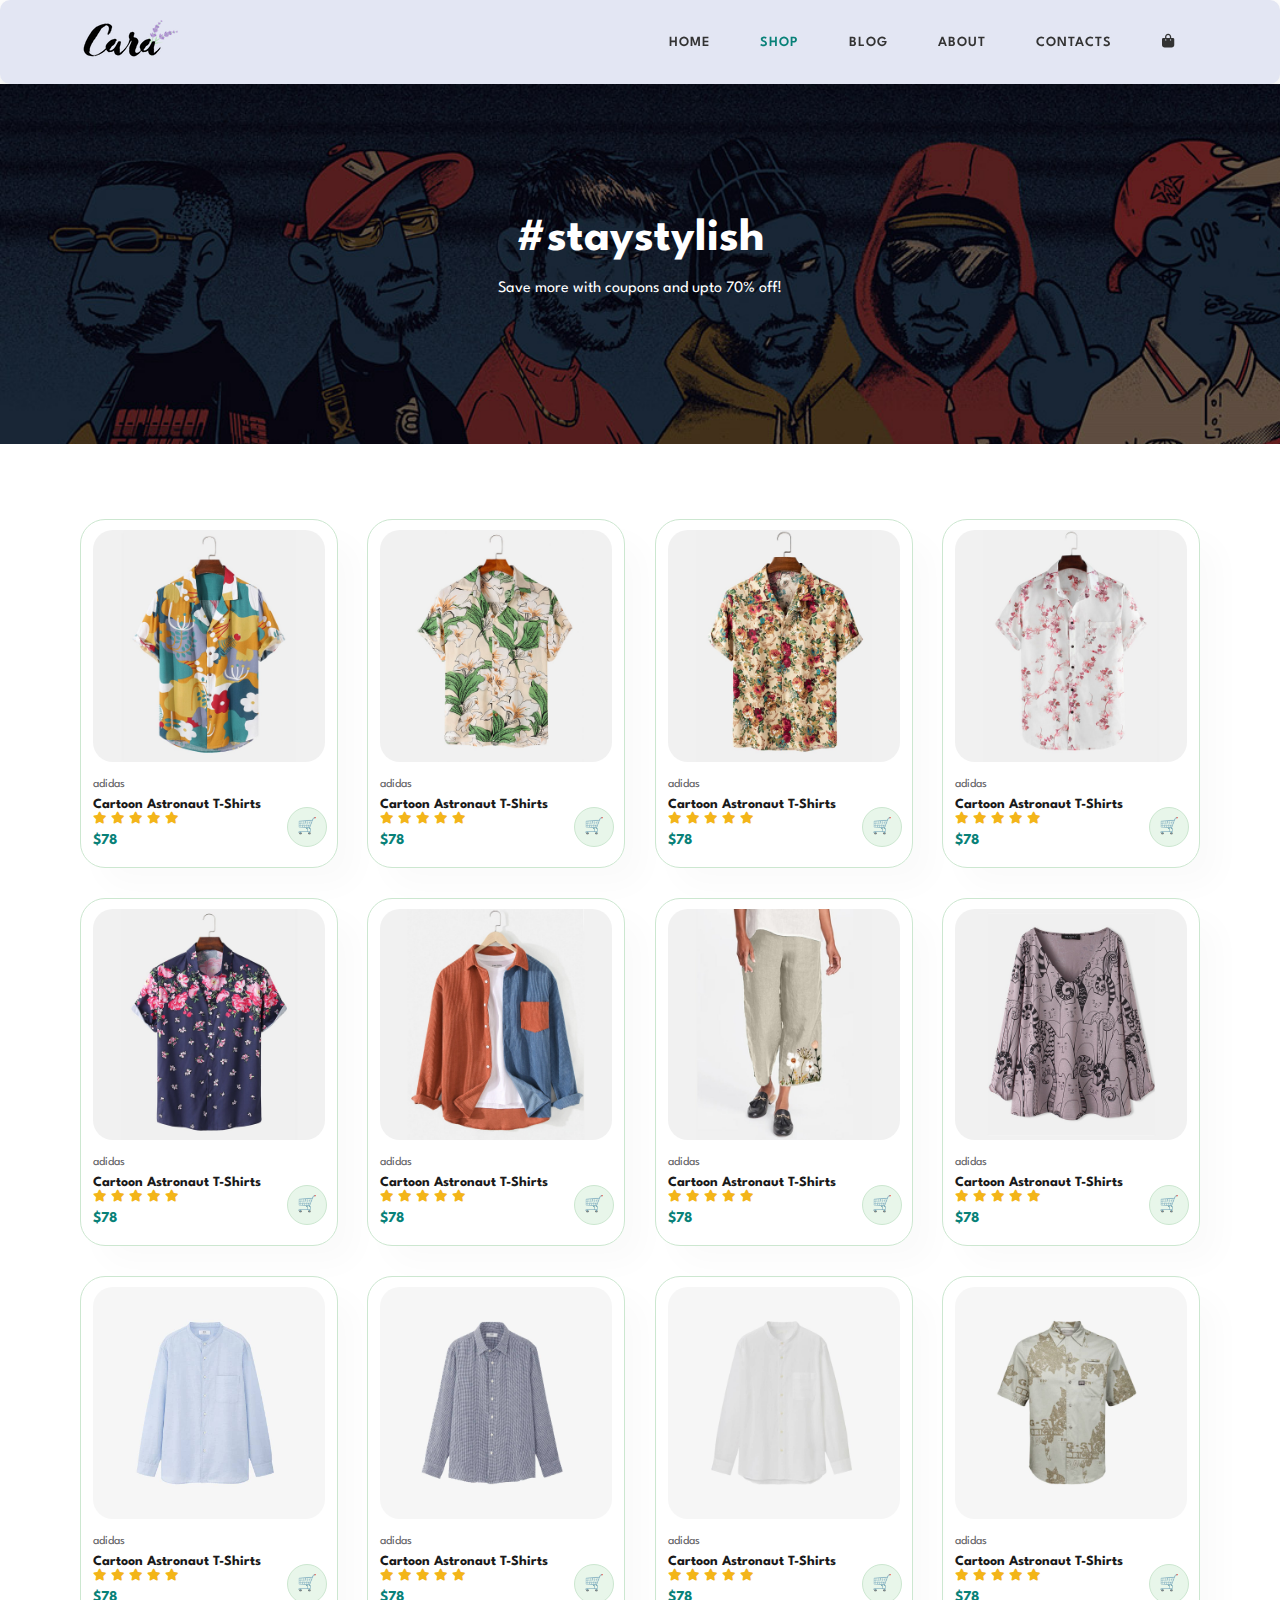
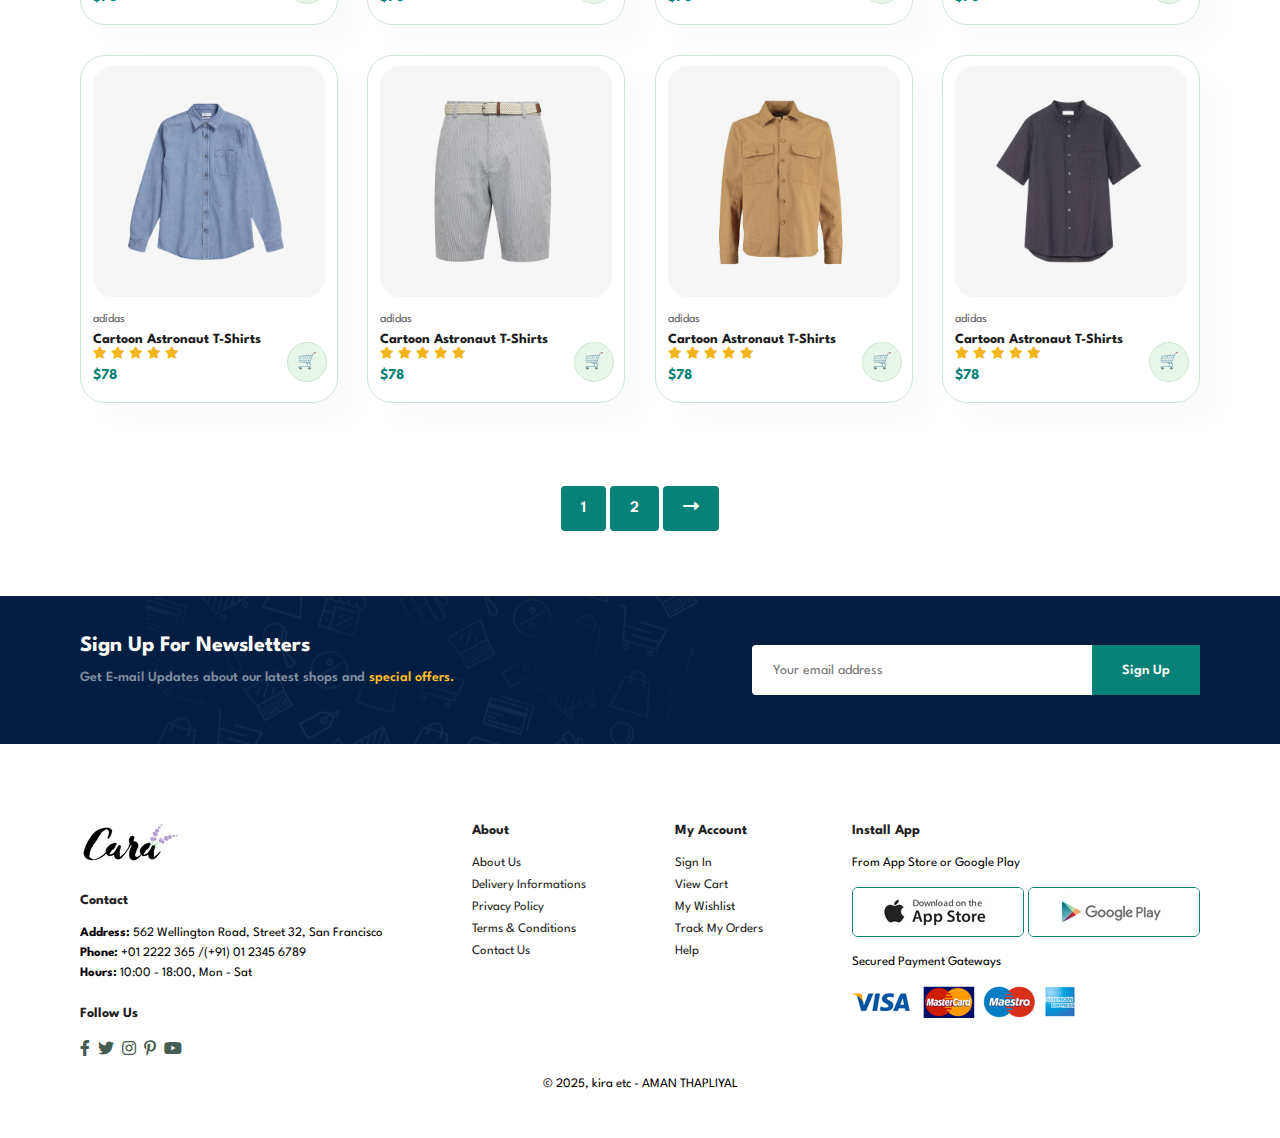
<file: shop.html>
<!DOCTYPE html>
<html lang="en">
<head>
    <meta charset="UTF-8">
    <meta name="viewport" content="width=device-width, initial-scale=1.0">
    <title>CARA</title>
    <link rel="stylesheet" href="style.css">
    <link rel="stylesheet" href="https://cdnjs.cloudflare.com/ajax/libs/font-awesome/6.0.0-beta3/css/all.min.css" />


    
</head>
<body>
    <section id="header">
        <a href="#"><img src="./img/logo.png" alt=""></a>
        <div>
            <ul id="navbar">
                <li><a href="index.html">Home</a></li>
                <li><a  class="active" href="shop.html">Shop</a></li>
                <li><a href="blog.html">Blog</a></li>
                <li><a href="about.html">About</a></li>
                <li><a href="contact.html">Contacts</a></li>
                <li id="lg-bag"><a href="cart.html"><i class="fa-solid fa-bag-shopping"></i></a></li>
                <a href="#" id="close"><i class="far fa-times-circle"></i></a>
            </ul>
        </div>

        <div id="mobile">
            <a href="cart.html"><i class="fa-solid fa-bag-shopping"></i></a>
            <i id="bar" class="fas fa-bars"></i>
        </div>
    </section>

    <section id="page-header">
        <h2>#staystylish</h2>
        <p>Save more with coupons and upto 70% off!</p>
    </section>

    <section id="product1" class="section-p1">
        <div class="pro-container">
            <div class="pro" onclick="window.location.href='sproduct.html'">
                <img src="./img/products/f1.jpg" alt="">
                <div class="des">
                    <span>adidas</span>
                    <h5>Cartoon Astronaut T-Shirts</h5>
                    <div class="star">
                        <i class="fas fa-star"></i>
                        <i class="fas fa-star"></i>
                        <i class="fas fa-star"></i>
                        <i class="fas fa-star"></i>
                        <i class="fas fa-star"></i>
                    </div>
                    <h4>$78</h4>
                </div>
                <a href="#"><div class="custom-cart-icon">&#128722;</div></a>
            </div>

            <div class="pro">
                <img src="./img/products/f2.jpg" onclick="window.location.href='sproduct.html'" alt="">
                <div class="des">
                    <span>adidas</span>
                    <h5>Cartoon Astronaut T-Shirts</h5>
                    <div class="star">
                        <i class="fas fa-star"></i>
                        <i class="fas fa-star"></i>
                        <i class="fas fa-star"></i>
                        <i class="fas fa-star"></i>
                        <i class="fas fa-star"></i>
                    </div>
                    <h4>$78</h4>
                </div>
                <a href="#"><div class="custom-cart-icon">&#128722;</div></a>
            </div>

            <div class="pro">
                <img src="./img/products/f3.jpg" onclick="window.location.href='sproduct.html'" alt="">
                <div class="des">
                    <span>adidas</span>
                    <h5>Cartoon Astronaut T-Shirts</h5>
                    <div class="star">
                        <i class="fas fa-star"></i>
                        <i class="fas fa-star"></i>
                        <i class="fas fa-star"></i>
                        <i class="fas fa-star"></i>
                        <i class="fas fa-star"></i>
                    </div>
                    <h4>$78</h4>
                </div>
                <a href="#"><div class="custom-cart-icon">&#128722;</div></a>
            </div>

            <div class="pro">
                <img src="./img/products/f4.jpg" onclick="window.location.href='sproduct.html'" alt="">
                <div class="des">
                    <span>adidas</span>
                    <h5>Cartoon Astronaut T-Shirts</h5>
                    <div class="star">
                        <i class="fas fa-star"></i>
                        <i class="fas fa-star"></i>
                        <i class="fas fa-star"></i>
                        <i class="fas fa-star"></i>
                        <i class="fas fa-star"></i>
                    </div>
                    <h4>$78</h4>
                </div>
                <a href="#"><div class="custom-cart-icon">&#128722;</div></a>
            </div>

            <div class="pro">
                <img src="./img/products/f5.jpg" onclick="window.location.href='sproduct.html'" alt="">
                <div class="des">
                    <span>adidas</span>
                    <h5>Cartoon Astronaut T-Shirts</h5>
                    <div class="star">
                        <i class="fas fa-star"></i>
                        <i class="fas fa-star"></i>
                        <i class="fas fa-star"></i>
                        <i class="fas fa-star"></i>
                        <i class="fas fa-star"></i>
                    </div>
                    <h4>$78</h4>
                </div>
                <a href="#"><div class="custom-cart-icon">&#128722;</div></a>
            </div>

            <div class="pro">
                <img src="./img/products/f6.jpg" onclick="window.location.href='sproduct.html'" alt="">
                <div class="des">
                    <span>adidas</span>
                    <h5>Cartoon Astronaut T-Shirts</h5>
                    <div class="star">
                        <i class="fas fa-star"></i>
                        <i class="fas fa-star"></i>
                        <i class="fas fa-star"></i>
                        <i class="fas fa-star"></i>
                        <i class="fas fa-star"></i>
                    </div>
                    <h4>$78</h4>
                </div>
                <a href="#"><div class="custom-cart-icon">&#128722;</div></a>
            </div>

            <div class="pro">
                <img src="./img/products/f7.jpg" onclick="window.location.href='sproduct.html'" alt="">
                <div class="des">
                    <span>adidas</span>
                    <h5>Cartoon Astronaut T-Shirts</h5>
                    <div class="star">
                        <i class="fas fa-star"></i>
                        <i class="fas fa-star"></i>
                        <i class="fas fa-star"></i>
                        <i class="fas fa-star"></i>
                        <i class="fas fa-star"></i>
                    </div>
                    <h4>$78</h4>
                </div>
                <a href="#"><div class="custom-cart-icon">&#128722;</div></a>
            </div>

            <div class="pro">
                <img src="./img/products/f8.jpg" onclick="window.location.href='sproduct.html'" alt="">
                <div class="des">
                    <span>adidas</span>
                    <h5>Cartoon Astronaut T-Shirts</h5>
                    <div class="star">
                        <i class="fas fa-star"></i>
                        <i class="fas fa-star"></i>
                        <i class="fas fa-star"></i>
                        <i class="fas fa-star"></i>
                        <i class="fas fa-star"></i>
                    </div>
                    <h4>$78</h4>
                </div>
                <a href="#"><div class="custom-cart-icon">&#128722;</div></a>
            </div>
  
            <div class="pro">
                <img src="./img/products/n1.jpg" onclick="window.location.href='sproduct.html'" alt="">
                <div class="des">
                    <span>adidas</span>
                    <h5>Cartoon Astronaut T-Shirts</h5>
                    <div class="star">
                        <i class="fas fa-star"></i>
                        <i class="fas fa-star"></i>
                        <i class="fas fa-star"></i>
                        <i class="fas fa-star"></i>
                        <i class="fas fa-star"></i>
                    </div>
                    <h4>$78</h4>
                </div>
                <a href="#"><div class="custom-cart-icon">&#128722;</div></a>
            </div>

            <div class="pro">
                <img src="./img/products/n2.jpg" onclick="window.location.href='sproduct.html'" alt="">
                <div class="des">
                    <span>adidas</span>
                    <h5>Cartoon Astronaut T-Shirts</h5>
                    <div class="star">
                        <i class="fas fa-star"></i>
                        <i class="fas fa-star"></i>
                        <i class="fas fa-star"></i>
                        <i class="fas fa-star"></i>
                        <i class="fas fa-star"></i>
                    </div>
                    <h4>$78</h4>
                </div>
                <a href="#"><div class="custom-cart-icon">&#128722;</div></a>
            </div>

            <div class="pro">
                <img src="./img/products/n3.jpg" onclick="window.location.href='sproduct.html'" alt="">
                <div class="des">
                    <span>adidas</span>
                    <h5>Cartoon Astronaut T-Shirts</h5>
                    <div class="star">
                        <i class="fas fa-star"></i>
                        <i class="fas fa-star"></i>
                        <i class="fas fa-star"></i>
                        <i class="fas fa-star"></i>
                        <i class="fas fa-star"></i>
                    </div>
                    <h4>$78</h4>
                </div>
                <a href="#"><div class="custom-cart-icon">&#128722;</div></a>
            </div>

            <div class="pro">
                <img src="./img/products/n4.jpg" onclick="window.location.href='sproduct.html'" alt="">
                <div class="des">
                    <span>adidas</span>
                    <h5>Cartoon Astronaut T-Shirts</h5>
                    <div class="star">
                        <i class="fas fa-star"></i>
                        <i class="fas fa-star"></i>
                        <i class="fas fa-star"></i>
                        <i class="fas fa-star"></i>
                        <i class="fas fa-star"></i>
                    </div>
                    <h4>$78</h4>
                </div>
                <a href="#"><div class="custom-cart-icon">&#128722;</div></a>
            </div>

            <div class="pro">
                <img src="./img/products/n5.jpg" onclick="window.location.href='sproduct.html'" alt="">
                <div class="des">
                    <span>adidas</span>
                    <h5>Cartoon Astronaut T-Shirts</h5>
                    <div class="star">
                        <i class="fas fa-star"></i>
                        <i class="fas fa-star"></i>
                        <i class="fas fa-star"></i>
                        <i class="fas fa-star"></i>
                        <i class="fas fa-star"></i>
                    </div>
                    <h4>$78</h4>
                </div>
                <a href="#"><div class="custom-cart-icon">&#128722;</div></a>
            </div>

            <div class="pro">
                <img src="./img/products/n6.jpg" onclick="window.location.href='sproduct.html'" alt="">
                <div class="des">
                    <span>adidas</span>
                    <h5>Cartoon Astronaut T-Shirts</h5>
                    <div class="star">
                        <i class="fas fa-star"></i>
                        <i class="fas fa-star"></i>
                        <i class="fas fa-star"></i>
                        <i class="fas fa-star"></i>
                        <i class="fas fa-star"></i>
                    </div>
                    <h4>$78</h4>
                </div>
                <a href="#"><div class="custom-cart-icon">&#128722;</div></a>
            </div>

            <div class="pro">
                <img src="./img/products/n7.jpg" onclick="window.location.href='sproduct.html'" alt="">
                <div class="des">
                    <span>adidas</span>
                    <h5>Cartoon Astronaut T-Shirts</h5>
                    <div class="star">
                        <i class="fas fa-star"></i>
                        <i class="fas fa-star"></i>
                        <i class="fas fa-star"></i>
                        <i class="fas fa-star"></i>
                        <i class="fas fa-star"></i>
                    </div>
                    <h4>$78</h4>
                </div>
                <a href="#"><div class="custom-cart-icon">&#128722;</div></a>
            </div>

            <div class="pro">
                <img src="./img/products/n8.jpg" onclick="window.location.href='sproduct.html'" alt="">
                <div class="des">
                    <span>adidas</span>
                    <h5>Cartoon Astronaut T-Shirts</h5>
                    <div class="star">
                        <i class="fas fa-star"></i>
                        <i class="fas fa-star"></i>
                        <i class="fas fa-star"></i>
                        <i class="fas fa-star"></i>
                        <i class="fas fa-star"></i>
                    </div>
                    <h4>$78</h4>
                </div>
                <a href="#"><div class="custom-cart-icon">&#128722;</div></a>
            </div>
        </div>
        
    </section>

    <section id="pagination" class="section-p1">
        <a href="#">1</a>
        <a href="#">2</a>
        <a href="#"><i class="fas fa-long-arrow-alt-right"></i></a>
    </section>

    <section id="newsletter" class="section-p1 section-m1">
        <div class="newstext">
            <h4>Sign Up For Newsletters</h4>
            <p>Get E-mail Updates about our latest shops and <span>special offers.</span></p>
        </div>

        <div class="form">
            <input type="text" placeholder="Your email address">
            <button class="normal">Sign Up</button>
        </div>
    </section>

    <footer class="section-p1">
        <div class="col">
            <img class="logo" src="./img/logo.png" alt="">
            <h4>Contact</h4>
            <p><strong>Address: </strong>562 Wellington Road, Street 32, San Francisco</p>
            <p><strong>Phone: </strong>+01 2222 365 /(+91) 01 2345 6789</p>
            <p><strong>Hours: </strong>10:00 - 18:00, Mon - Sat</p>
            <div class="follow">
                <h4>Follow Us</h4>
                <div class="icon">
                    <i class="fab fa-facebook-f"></i>
                    <i class="fab fa-twitter"></i>
                    <i class="fab fa-instagram"></i>
                    <i class="fab fa-pinterest-p"></i>
                    <i class="fab fa-youtube"></i>
                </div>
            </div>
        </div>

        <div class="col">
            <h4>About</h4>
            <a href="#">About Us</a>
            <a href="#">Delivery Informations</a>
            <a href="#">Privacy Policy</a>
            <a href="#">Terms & Conditions</a>
            <a href="#">Contact Us</a>
        </div>

        <div class="col">
            <h4>My Account</h4>
            <a href="#">Sign In</a>
            <a href="#">View Cart</a>
            <a href="#">My Wishlist</a>
            <a href="#">Track My Orders</a>
            <a href="#">Help</a>
        </div>

        <div class="col install">
            <h4>Install App</h4>
            <p>From App Store or Google Play</p>
            <div class="row">
                <img src="./img/pay/app.jpg" alt="">
                <img src="./img/pay/play.jpg" alt="">
            </div>
            <p>Secured Payment Gateways</p>
            <img src="./img/pay/pay.png" alt="">
        </div>

        <div class="copyright">
            <p>&copy; 2025, kira etc - AMAN THAPLIYAL</p>
        </div>
    </footer>


    <script src="script.js"></script>
</body>
</html>
</file>
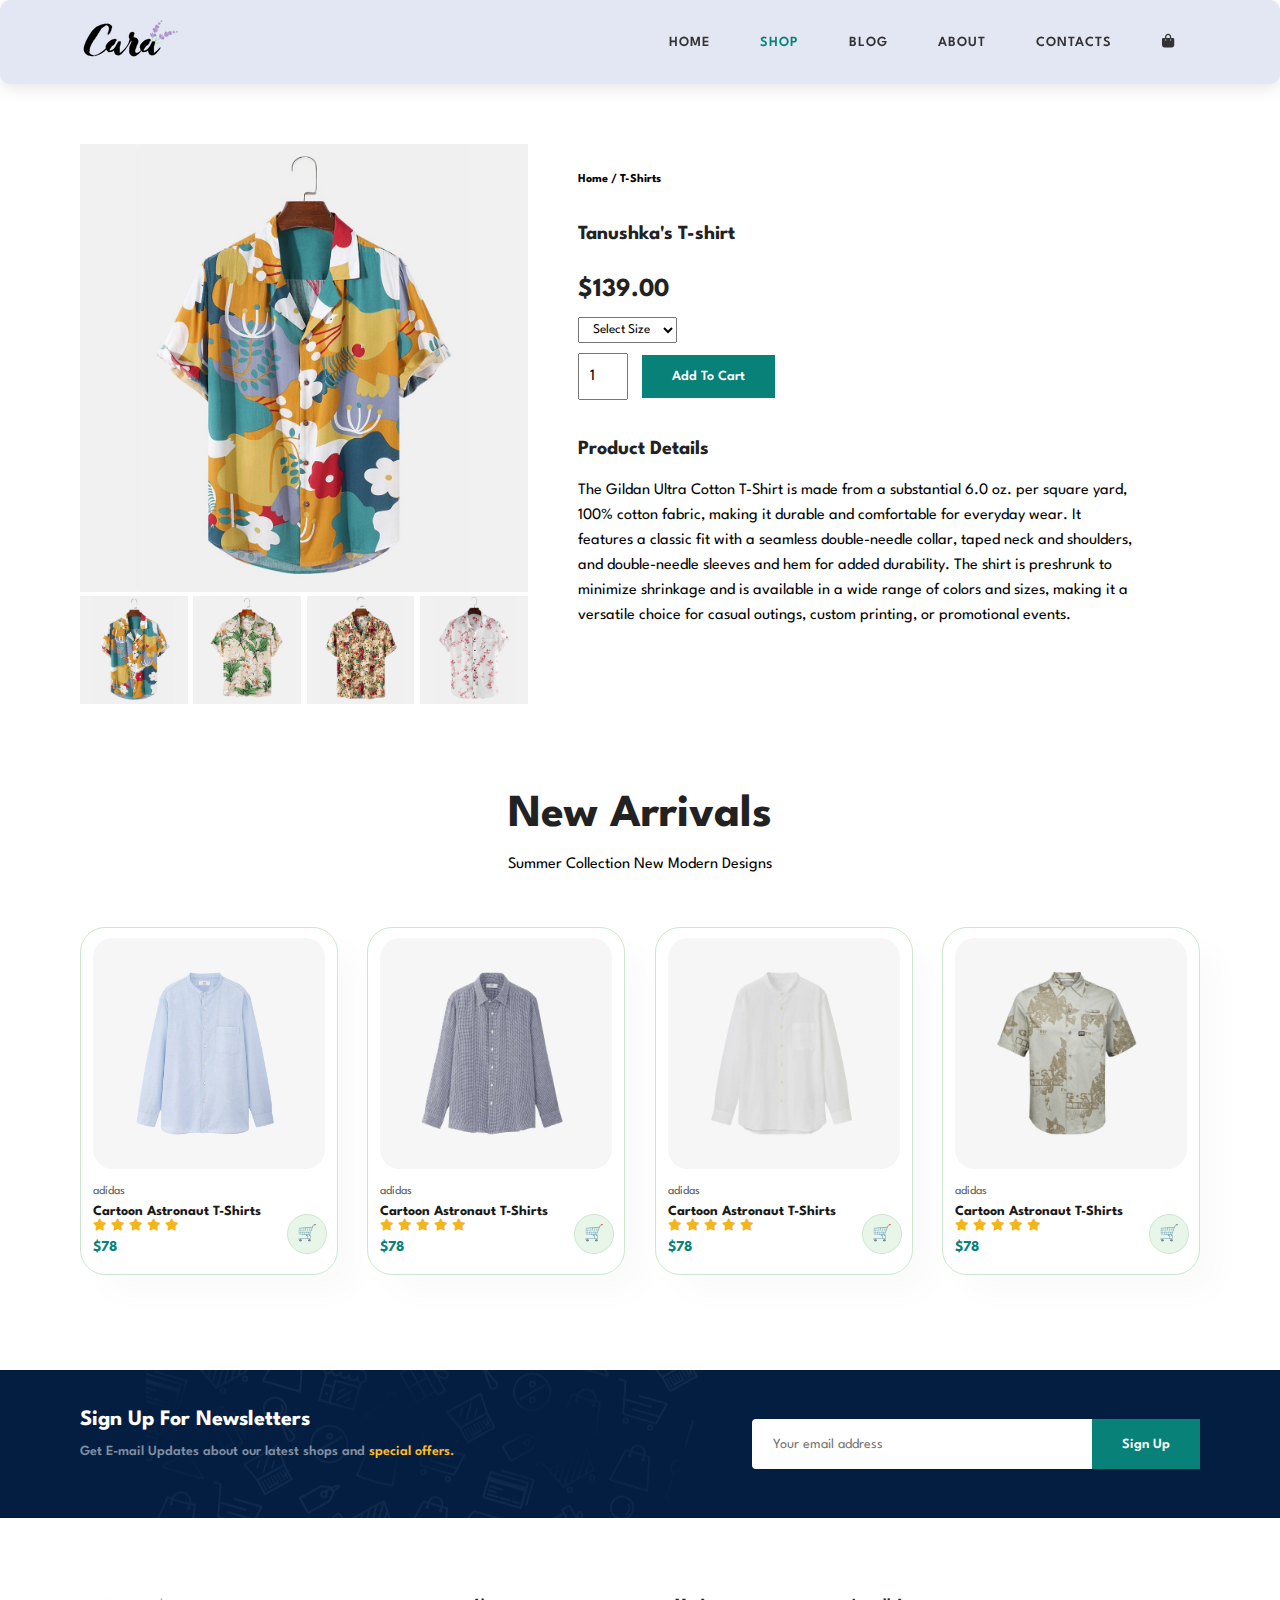
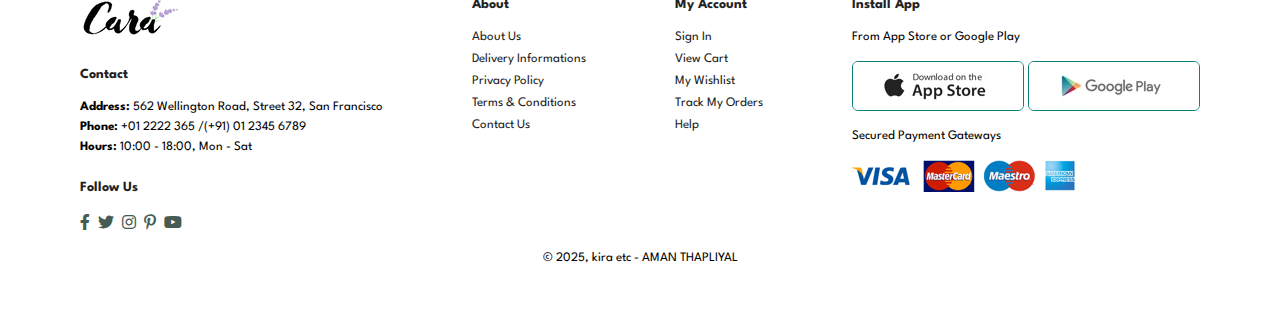
<file: sproduct.html>
<!DOCTYPE html>
<html lang="en">
<head>
    <meta charset="UTF-8">
    <meta name="viewport" content="width=device-width, initial-scale=1.0">
    <title>CARA</title>
    <link rel="stylesheet" href="style.css">
    <link rel="stylesheet" href="https://cdnjs.cloudflare.com/ajax/libs/font-awesome/6.0.0-beta3/css/all.min.css" />


    
</head>
<body>
    <section id="header">
        <a href="#"><img src="./img/logo.png" alt=""></a>
        <div>
            <ul id="navbar">
                <li><a href="index.html">Home</a></li>
                <li><a  class="active" href="shop.html">Shop</a></li>
                <li><a href="blog.html">Blog</a></li>
                <li><a href="about.html">About</a></li>
                <li><a href="contact.html">Contacts</a></li>
                <li id="lg-bag"><a href="cart.html"><i class="fa-solid fa-bag-shopping"></i></a></li>
                <a href="#" id="close"><i class="far fa-times-circle"></i></a>
            </ul>
        </div>

        <div id="mobile">
            <a href="cart.html"><i class="fa-solid fa-bag-shopping"></i></a>
            <i id="bar" class="fas fa-bars"></i>
        </div>
    </section>

    <section id="prodetails" class="section-p1">
        <div class="single-pro-image">
            <img src="./img/products/f1.jpg" width="100%" id="MainImg" alt="">

            <div class="small-img-group">
                <div class="small-img-col">
                    <img src="./img/products/f1.jpg" width="100%" class="small-img" alt="">
                </div>
                <div class="small-img-col">
                    <img src="./img/products/f2.jpg" width="100%" class="small-img" alt="">
                </div>
                <div class="small-img-col">
                    <img src="./img/products/f3.jpg" width="100%" class="small-img" alt="">
                </div>
                <div class="small-img-col">
                    <img src="./img/products/f4.jpg" width="100%" class="small-img" alt="">
                </div>
            </div>
        </div>
        <div class="single-pro-details">
            <h6>Home / T-Shirts</h6>
            <h4>Tanushka's T-shirt</h4>
            <h2>$139.00</h2>
            <select>
                <option value="">Select Size</option>
                <option value="">XL</option>
                <option value="">XXL</option>
                <option value="">Small</option>
                <option value="">Large</option>
            </select>
            <input type="number" name="" id="" value="1">
            <button class="normal">Add To Cart</button>
            <h4>Product Details</h4>
            <span>The Gildan Ultra Cotton T-Shirt is made from a substantial 6.0 oz. per square yard, 100% cotton fabric, making it durable and comfortable for everyday wear. It features a classic fit with a seamless double-needle collar, taped neck and shoulders, and double-needle sleeves and hem for added durability. The shirt is preshrunk to minimize shrinkage and is available in a wide range of colors and sizes, making it a versatile choice for casual outings, custom printing, or promotional events.</span>
        </div>
    </section>

    <section id="product1" class="section-p1">
        <h2>New Arrivals</h2>
        <p>Summer Collection New Modern Designs</p>
        <div class="pro-container">
            <div class="pro">
                <img src="./img/products/n1.jpg" alt="">
                <div class="des">
                    <span>adidas</span>
                    <h5>Cartoon Astronaut T-Shirts</h5>
                    <div class="star">
                        <i class="fas fa-star"></i>
                        <i class="fas fa-star"></i>
                        <i class="fas fa-star"></i>
                        <i class="fas fa-star"></i>
                        <i class="fas fa-star"></i>
                    </div>
                    <h4>$78</h4>
                </div>
                <a href="#"><div class="custom-cart-icon">&#128722;</div></a>
            </div>

            <div class="pro">
                <img src="./img/products/n2.jpg" alt="">
                <div class="des">
                    <span>adidas</span>
                    <h5>Cartoon Astronaut T-Shirts</h5>
                    <div class="star">
                        <i class="fas fa-star"></i>
                        <i class="fas fa-star"></i>
                        <i class="fas fa-star"></i>
                        <i class="fas fa-star"></i>
                        <i class="fas fa-star"></i>
                    </div>
                    <h4>$78</h4>
                </div>
                <a href="#"><div class="custom-cart-icon">&#128722;</div></a>
            </div>

            <div class="pro">
                <img src="./img/products/n3.jpg" alt="">
                <div class="des">
                    <span>adidas</span>
                    <h5>Cartoon Astronaut T-Shirts</h5>
                    <div class="star">
                        <i class="fas fa-star"></i>
                        <i class="fas fa-star"></i>
                        <i class="fas fa-star"></i>
                        <i class="fas fa-star"></i>
                        <i class="fas fa-star"></i>
                    </div>
                    <h4>$78</h4>
                </div>
                <a href="#"><div class="custom-cart-icon">&#128722;</div></a>
            </div>

            <div class="pro">
                <img src="./img/products/n4.jpg" alt="">
                <div class="des">
                    <span>adidas</span>
                    <h5>Cartoon Astronaut T-Shirts</h5>
                    <div class="star">
                        <i class="fas fa-star"></i>
                        <i class="fas fa-star"></i>
                        <i class="fas fa-star"></i>
                        <i class="fas fa-star"></i>
                        <i class="fas fa-star"></i>
                    </div>
                    <h4>$78</h4>
                </div>
                <a href="#"><div class="custom-cart-icon">&#128722;</div></a>
            </div>

        </div>
        
    </section>

    <section id="newsletter" class="section-p1 section-m1">
        <div class="newstext">
            <h4>Sign Up For Newsletters</h4>
            <p>Get E-mail Updates about our latest shops and <span>special offers.</span></p>
        </div>

        <div class="form">
            <input type="text" placeholder="Your email address">
            <button class="normal">Sign Up</button>
        </div>
    </section>

    <footer class="section-p1">
        <div class="col">
            <img class="logo" src="./img/logo.png" alt="">
            <h4>Contact</h4>
            <p><strong>Address: </strong>562 Wellington Road, Street 32, San Francisco</p>
            <p><strong>Phone: </strong>+01 2222 365 /(+91) 01 2345 6789</p>
            <p><strong>Hours: </strong>10:00 - 18:00, Mon - Sat</p>
            <div class="follow">
                <h4>Follow Us</h4>
                <div class="icon">
                    <i class="fab fa-facebook-f"></i>
                    <i class="fab fa-twitter"></i>
                    <i class="fab fa-instagram"></i>
                    <i class="fab fa-pinterest-p"></i>
                    <i class="fab fa-youtube"></i>
                </div>
            </div>
        </div>

        <div class="col">
            <h4>About</h4>
            <a href="#">About Us</a>
            <a href="#">Delivery Informations</a>
            <a href="#">Privacy Policy</a>
            <a href="#">Terms & Conditions</a>
            <a href="#">Contact Us</a>
        </div>

        <div class="col">
            <h4>My Account</h4>
            <a href="#">Sign In</a>
            <a href="#">View Cart</a>
            <a href="#">My Wishlist</a>
            <a href="#">Track My Orders</a>
            <a href="#">Help</a>
        </div>

        <div class="col install">
            <h4>Install App</h4>
            <p>From App Store or Google Play</p>
            <div class="row">
                <img src="./img/pay/app.jpg" alt="">
                <img src="./img/pay/play.jpg" alt="">
            </div>
            <p>Secured Payment Gateways</p>
            <img src="./img/pay/pay.png" alt="">
        </div>

        <div class="copyright">
            <p>&copy; 2025, kira etc - AMAN THAPLIYAL</p>
        </div>
    </footer>

    <script src="second.js"></script>


    <script src="script.js"></script>
</body>
</html>
</file>
<file: style.css>
@import url("https://fonts.googleapis.com/css2?family=Spartan:wght@100;200;300;400;500;600;700;800;900&display=swap");
* {
  margin: 0;
  padding: 0;
  box-sizing: border-box;
  font-family: "Spartan", sans-serif;
}

html {
  scroll-behavior: smooth;
}

/* Global Styles */

h1 {
  font-size: 50px;
  line-height: 64px;
  color: #222;
}

h2 {
  font-size: 46px;
  line-height: 54px;
  color: #222;
}

h4 {
  font-size: 20px;
  color: #222;
}

h6 {
  font-weight: 700;
  font-size: 12px;
}

p {
  font-size: 16px;
  color: #465b52;
  margin: 15px 0 20px 0;
}

.section-p1 {
  padding: 40px 80px;
}

.section-m1 {
  margin: 40px 0;
}

button.normal{
    font-size: 14px;
    font-weight: 600;
    padding: 15px 30px;
    color: black;
    background-color: #fff;
    cursor: pointer;
    border: none;
    outline: none;
    transition: 0.2s ease;
}

button.white{
    font-size: 13px;
    font-weight: 600;
    padding: 11px 18px;
    color: white;
    background-color: transparent;
    cursor: pointer;
    border: 1px solid #fff;
    outline: none;
    transition: 0.2s ease;
}

body {
  width: 100%;
}

#header {
    display: flex;
    align-items: center;
    justify-content: space-between;
    padding: 20px 80px; /* Reduced padding for a more compact header */
    background: #E3E6F3; /* Light background color */
    box-shadow: 0px 4px 15px rgba(0, 0, 0, 0.1); /* Softer shadow for a more elegant look */
    border-radius: 10px; /* Rounded corners for a modern, sleek design */
    z-index: 999;
    position: sticky;
    top: 0;
    left: 0;
}
#navbar {
    display: flex;
    align-items: center;
    justify-content: space-between;
    padding: 10px 0;
}

#navbar li {
    list-style: none;
    padding: 0 25px;
    position: relative;
    transition: 0.3s ease;
}

#navbar li a {
    text-decoration: none;
    font-size: 14px; /* Increased font size for better readability */
    font-weight: 600;
    color: #333; /* Darker text for better contrast */
    text-transform: uppercase; /* Uppercase letters for a modern look */
    letter-spacing: 1px; /* Slight letter spacing for a clean look */
    position: relative;
    padding: 8px 0; /* Space above and below the text */
    transition: all 0.3s ease;
}

#navbar li a:hover {
    color: #088178; /* Hover color */
    transform: scale(1.1); /* Slightly enlarges the text for emphasis */
}

#navbar li a.active,
#navbar li a:hover::after {
    color: #088178;
}

#navbar li a::after {
    content: "";
    width: 0; /* Full width underline */
    height: 2px;
    background: #088178;
    position: absolute;
    bottom: -4px; /* Position the underline closer to the text */
    left: 0;
    transition: all 0.5s ease;
}

#navbar li a:hover::after {
    width: 100%; /* Full width on hover */
    bottom: -2px; /* Slightly closer to the text when hovered */
}


#hero{
    background-image: url("./img/hero4.png");
    height: 90vh;
    width: 100%;
    background-position: top 25% right 0%;
    background-size: cover;
    padding: 0 80px;
    display: flex;
    align-items: flex-start;
    justify-content: center;
    flex-direction: column;
}

#hero h4{
    padding-bottom: 15px;
}

#hero h1{
    color: #088178;
}

#hero button{
    background-image: url("./img/button.png");
    background-color: transparent;
    color: #088178;
    border: 0;
    padding: 14px 80px 14px 65px;
    background-repeat: no-repeat;
    font-weight: bold;
    font-size: 15px;
    cursor: pointer;
}

#feature{
    display: flex;
    justify-content: space-between;
    align-items: center;
    flex-wrap: wrap;
}

#feature .fe-box{
    width: 180px;
    text-align: center;
    padding: 25px 15px;
    box-shadow: 20px 20px 34px rgba(0, 0, 0, 0.1);
    border: 1px solid #cce7d0;
    border-radius: 4px;
    margin: 15px 0px;
}

#feature .fe-box:hover{
    box-shadow: 10px 10px 54px rgba(70,62,221,0.1);

}

#feature .fe-box h6{
    padding: 9px 8px 6px 8px;
    line-height: 1;
    border-radius: 4px;
    color: #088178;
    background-color: #fddde4;
    display: inline-block;
}

#feature .fe-box img{
    width: 100%;
    margin-bottom: 10px;

}

#feature .fe-box:nth-child(2) h6{
    background-color: #cdebbc;
}

#feature .fe-box:nth-child(3) h6{
    background-color: #d1e8f2;
}

#feature .fe-box:nth-child(4) h6{
    background-color: #cdd4f8;
}

#feature .fe-box:nth-child(5) h6{
    background-color: #f6dbf6;
}

#feature .fe-box:nth-child(6) h6{
    background-color: #fff2e5;
}

#product1{
    text-align: center;
}

.pro-container{
    display: flex;
    padding-top: 20px;
    justify-content: space-between;
    flex-wrap: wrap;
}

#product1 .pro{
    width: 23%;
    min-height: 250px;
    padding: 10px 12px;
    border: 1px solid #cce7d0;
    border-radius: 25px;
    cursor: pointer;
    box-shadow: 20px 20px 30px rgba(0,0,0,0.02);
    margin: 15px 0;
    transition: 0.2s ease;
    position: relative;


}

#product1 .pro:hover{
    box-shadow: 20px 20px 30px rgba(0,0,0,0.06);
}

#product1 .pro .des{
    text-align: start;
    padding: 10px 0;

}

#product1 .pro .des span{
    color: #606063;
    font-size: 12px;
}

#product1 .pro .des h5{
    padding-top: 7px;
    color: #1a1a1a;
    font-size: 14px;
}

#product1 .pro .des i{
    font-size: 12px;
    color: rgb(243,181,25);
}

#product1 .pro .des h4{
    padding-top: 7px;
    font-size: 15px;
    font-weight: 700;
    color: #088178;
}

#product1 .pro img{
    width: 100%;
    border-radius: 20px;

}

#product1 .pro .custom-cart-icon{
    width: 40px;
    height: 40px;
    line-height: 40px;
    border-radius: 50px;
    background-color: #e8f6ea;
    font-weight: 500;
    color: #088178;
    border: 1px solid #cce7d0;
    position: absolute;
    bottom: 20px;
    right: 10px;
}

#banner{
    display: flex;
    flex-direction: column;
    justify-content: center;
    align-items: center;
    text-align: center;
    background-image: url("./img/banner/b2.jpg");
    width: 100%;
    height: 40vh;
    background-size: cover;
    background-position: center;
}


#banner h4{
    color: #fff;
    font-size: 16px;
}

#banner h2{
    color: #fff;
    font-size: 30px;
    padding: 10px 0px;
}

#banner h2 span{
    color: #ef3636;
}

#banner button:hover{
    background-color: #088178;
    color: #fff;
}

#sm-banner{
    display: flex;
    justify-content: space-between;
    flex-wrap: wrap;
}

#sm-banner .banner-box{
    display: flex;
    flex-direction: column;
    justify-content: center;
    align-items: flex-start;
    background-image: url("./img/banner/b17.jpg");
    min-width: 580px;
    height: 50vh;
    background-size: cover;
    background-position: center;
    padding: 30px;
}

#sm-banner h4{
    color: #fff;
    font-size: 20px;
    font-weight: 300;
}

#sm-banner h2{
    color: #fff;
    font-size: 28px;
    font-weight: 800;
}

#sm-banner span{
    color: #fff;
    font-size: 14px;
    font-weight: 500;
    padding-bottom: 15px;
}

#sm-banner .banner-box:hover button{
    background-color: #088178;
    border: 1px solid #088178;
}

#sm-banner .banner-box2{
    background-image: url("./img/banner/b10.jpg");
}

#banner3 .banner-box{
    display: flex;
    flex-direction: column;
    justify-content: center;
    align-items: flex-start;
    background-image: url("./img/banner/b7.jpg");
    min-width: 30%;
    height: 30vh;
    background-size: cover;
    background-position: center;
    padding: 20px;
    margin-bottom: 20px;
}

#banner3 h2{
    color: #fff;
    font-weight: 900;
    font-size: 22px;
}

#banner3 h3{
    font-size: 15px;
    color: #ec544e;
    font-weight: 800;
}

#banner3{
    display: flex;
    justify-content: space-between;
    flex-wrap: wrap;
    padding: 0 80px;
}

#banner3 .banner-box2{
    background-image: url("./img/banner/b4.jpg");
}

#banner3 .banner-box3{
    background-image: url("./img/banner/b18.jpg");
}

#newsletter{
    display: flex;
    justify-content: space-between;
    flex-wrap: wrap;
    align-items: center;
    background-image: url("./img/banner/b14.png");
    background-position: 20% 30%;
    background-repeat: no-repeat;
    background-color: #041e42;
}

#newsletter h4{
    font-size: 22px;
    font-weight: 700;
    color: #fff;
}

#newsletter p{
    font-size: 14px;
    font-weight: 600;
    color: #818ea0;
}

#newsletter p span{
    color: #ffbd27;
}

#newsletter .form{
    display: flex;
    width: 40%;
}

#newsletter input{
    height: 3.125rem;
    padding: 0 1.25rem;
    font-size: 14px;
    width: 100%;
    border: 1px solid transparent;
    border-radius: 4px;
    outline: none;
    border-top-right-radius: 0 ;
    border-bottom-right-radius: 0;


}

#newsletter button.normal{}

#newsletter button{
    background-color: #088178;
    color: #fff;
    white-space: nowrap;
    border-top-left-radius: 0 ;
    border-bottom-left-radius: 0;
}

footer{
    display: flex;
    flex-wrap: wrap;
    justify-content: space-between;
}

footer .col{
    display: flex;
    flex-direction: column;
    align-items: flex-start;
    margin-bottom: 20px;
}

footer .logo{
    margin-bottom: 30px;
}

footer h4{
    font-size: 14px;
    padding-bottom: 20px;
}

footer p{
    font-size: 13px;
    margin: 0 0 8px 0;
}

footer a{
    font-size: 13px;
    text-decoration: none;
    color: #222;
    margin-bottom: 10px;
}

footer .follow{
    margin-top: 20px;
}

footer .follow i{
    color: #465b52;
    padding-right: 4px;
    cursor: pointer;
}

footer .install .row img{
    border: 1px solid #088178;
    border-radius: 6px;
}

footer .install img{
    margin: 10px 0 15px 0;
}


footer .follow i:hover,
footer a:hover{
    color: #088178;
}


footer .copyright{
    width: 100%;
    text-align: center;
}

#mobile {
    display: none;
    align-items: center;
}

#close{
    display: none;

}


#page-header{
    background-image: url("./img/banner/b1.jpg");
    width: 100%;
    height: 40vh;
    background-size: cover;
    display: flex;
    justify-content: center;
    text-align: center;
    flex-direction: column;
    padding: 14px;
}

#page-header h2{
    color: #fff;
}

#pagination{
    text-align: center;
}

#pagination a{
    text-decoration: none;
    background-color: #088178;
    padding: 15px 20px;
    border-radius: 4px;
    color: #fff;
    font-weight: 600;
}

#pagination a i{
    font-size: 16px;
    font-weight: 600;
}

/* single product */

#prodetails .single-pro-image{
    width: 40%;
    margin-right: 50px;
}

.small-img-group{
    display: flex;
    justify-content: space-between;
}

.small-img-col{
    cursor: pointer;
    flex-basis: 24%;
}

#prodetails{
    display: flex;
    margin-top: 20px;
}

#prodetails .single-pro-details{
    width: 50%;
    padding-top: 30px;
}

#prodetails .single-pro-details h4{
    padding: 40px 0 20px 0;
}

#prodetails .single-pro-details h2{
    font-size: 26px;
}

#prodetails .single-pro-details select{
    display: block;
    padding: 5px 10px;
    margin-bottom: 10px;
}

#prodetails .single-pro-details input{
    width: 50px;
    height: 47px;
    padding-left: 10px;
    font-size: 16px;
    margin-right: 10px;
}

#prodetails .single-pro-details button{
    background: #088178;
    color: #fff;
}

#prodetails .single-pro-details input:focus{
    outline: none;
}

#prodetails .single-pro-details span{
    line-height: 25px;
}

p{
    color: black;
}

#page-header p{
    color: white;
}

#page-header.blog-header{
    background-image: url("./img/banner/b19.jpg");
}

#blog{
    padding: 150px 150px 0 150px;

}

#blog .blog-box{
    display: flex;
    align-items: center;
    width: 100%;
    position: relative;
    padding-bottom: 90px;

}

#blog .blog-img{
    width: 50%;
    margin-right: 40px;
}

#blog img{
    width: 100%;
    height: 300px;
    object-fit: cover;
}

#blog .blog-details{
    width: 50%;
}

#blog .blog-details a{
    text-decoration: none;
    color: black;
    font-size: 11px;
    font-weight: 700;
    position: relative;
    transition: 0.3s;
}

#blog .blog-details a::after{
    content: "";
    width: 50px;
    height: 1px;
    background-color: black;
    position: absolute;
    top: 4px;
    right: -60px;
}

#blog .blog-details a:hover{
    color: #088178;
}

#blog .blog-details a:hover::after{
    background-color: #088178;
}

#blog .blog-box h1{
    position: absolute;
    top: -40px;
    left: 0;
    font-size: 70px;
    font-weight: 700;
    color: #c9cbce;
    z-index: -9;
}

#page-header.about-header{
    background-image: url("./img/banner/banner.png");
}

#about-head{
    display: flex;
    align-items: center;
}

#about-head img{
    width: 50%;
    height: auto;

}

#about-head div{
    padding-left: 40px;
}

#about-app{
    text-align: center;
}

#about-app .video{
    width: 70%;
    height: 100%;
    margin: 30px auto 0 auto;

}

#about-app .video video{
    width: 100%;
    height: 100%;
    border-radius: 20px;
}


/* contacts */

#contact-details{
    display: flex;
    align-items: center;
    justify-content: space-between;
}

#contact-details .details{
    width: 40%;
}

#contact-details .details span,
#form-details form span{
    font-size: 12px;
}

#contact-details .details h2,
#form-details form h2{
    font-size: 26px;
    line-height: 35px;
    padding: 20px 0;
}

#contact-details .details h3{
    font-size: 16px;
    padding-bottom: 15px;
}

#contact-details .details li{
    list-style: none;
    display: flex;
    padding: 10px 0;
}

#contact-details .details li i{
    font-size: 14px;
    padding-right: 22px;
}

#contact-details .details li p{
    margin: 0;
    font-size: 14px;
}


#contact-details .map{
    width: 55%;
    height: 400px;
}


#contact-details .map iframe{
    width: 100%;
    height: 100%;
}

#form-details{
    display: flex;
    justify-content: space-between;
    margin: 30px;
    padding: 80px;
    border: 1px solid #e1e1e1;
}

#form-details form{
    width: 65%;
    display: flex;
    flex-direction: column;
    align-items: flex-start;
}

#form-details form input,
#form-details form textarea{
    width: 100%;
    padding: 12px 15px;
    outline: none;
    margin-bottom: 20px;
    border: 1px solid #e1e1e1;
}

#form-details form button{
    background-color: #088178;
    color: white;
}


#form-details .people div{
    padding-bottom: 25px;
    display: flex;
    align-items: flex-start;
}

#form-details .people div img{
    width: 65px;
    height: 65px;
    object-fit: cover;
    margin-right: 15px;
}

#form-details .people div p{
    margin: 0;
    font-size: 13px;
    line-height: 25px;
}

#form-details .people div p span{
    display: block;
    font-size: 16px;
    font-weight: 600;
    color: black;
}

#cart{
    overflow-x: auto;
}

#cart table{
    width: 100%;
    border-collapse: collapse;
    table-layout: fixed;
    white-space: nowrap;
}



#cart table img{
    width: 70px;
}

#cart table td:nth-child(1){
    width: 100px;
    text-align: center;
}
#cart table td:nth-child(2){
    width: 150px;
    text-align: center;
}
#cart table td:nth-child(3){
    width: 250px;
    text-align: center;
}
#cart table td:nth-child(4),
#cart table td:nth-child(5),
#cart table td:nth-child(6){
    width: 150px;
    text-align: center;
}

#cart table td:nth-child(5) input{
    width: 70px;
    padding: 10px 5px 10px 15px;   
}

#cart table thead{
    border: 1px solid #e2e9e1;
    border-left: none;
    border-right: none;
}

#cart table thead td{
    font-weight: 700;
    text-transform: uppercase;
    font-size: 13px;
    padding: 18px 0;
}

#cart table tbody tr td{
    padding-top: 15px;
}

#cart table tbody td{
    font-size: 13px;
}

#cart-add{
    display: flex;
    flex-wrap: wrap;
    justify-content: space-between;
}

#coupon{
    width: 50%;
    margin-bottom: 30px;

}

#coupon h3,
#subtotal h3{
    padding-bottom: 15px;

}

#coupon input{
    padding: 10px 20px;
    outline: none;
    width: 60%;
    margin-right: 10px;
    border: 1px solid #e2e9e1;
}

#coupon button,
#subtotal button{
    background-color: #088178;
    color: white;
    padding: 12px 20px;
}

#subtotal{
    margin-bottom: 30px;
    width: 50%;
    border: 1px solid #e2e9e1;
    padding: 30px;
}

#subtotal table{
    border-collapse: collapse;
    width: 100%;
    margin-bottom: 20px;
}

#subtotal table td{
    width: 50%;
    border: 1px solid #e2e9e1;
    padding: 10px;
    font-size: 13px;
}

@media (max-width:799px) {

    .section-p1{
        padding: 40px 40px;
    }
    #navbar{
        display: flex;
        flex-direction: column;
        align-items: flex-start;
        justify-content: flex-start;
        position: fixed;
        top: 0;
        right: -300px;
        width: 300px;
        height: 100vh;
        background-color: #E3E6F3;
        box-shadow: 0px 40px 60px rgba(0,0,0,0.1);
        padding: 80px 0 0 10px;
        transition: 0.3s;

    }

    #navbar.active{
        right: 0;
    }

    #navbar li{
        margin-bottom: 25px;

    }

    #mobile {
        display: flex;
        align-items: center;
    }

    #mobile i{
        color: #1a1a1a;
        font-size: 24px;
        padding-left: 20px;
    }

    #close{
        display: initial;
        position: absolute;
        top: 30px;
        left: 30px;
        color: #222;
        font-size: 24px;
    }

    #lg-bag{
        display: none;
    }

    #hero{
        height: 70vh;
        padding: 0 80px;
        background-position: top 30% right 30%;
    }

    #feature{
        justify-content: center;
    }

    #feature .fe-box{
        margin: 15px 15px;
    }

    #product1 .pro-container{
        justify-content: center;
    }

    #product1 .pro{
        margin: 15px;
    }

    #banner{
        height: 20vh;
    }

    #sm-banner .banner-box{
        height: 30vh;
        min-width: 100%;
    }

    #banner3{
        padding: 0 40px;

    }

    #banner3 .banner-box{
        width: 28%;
    }

    #newsletter .from{
        width: 70%;
    }

    /* contact */

    #form-details{
        padding: 40px;
    }

    #form-details form{
        width: 50%;
    }
}


@media (max-width:477px) {
    .section-p1{
        padding: 20px;

    }
    #header{
        padding: 10px 30px;
    }

    h1{
        font-size: 38px;
    }

    h2{
        font-size: 32px;
    }

    #hero{
        padding: 0 20px;
        background-position: 55%;
    }

    #feature .fe-box{
        width: 155px;
        margin: 0 0 15px 0;
    }

    #feature{
        justify-content: space-between;
    }

    #product1 .pro{
        width: 100%;
    }

    #banner{
        height: 40vh;
    }

    #sm-banner .banner-box{
        height: 40vh;
    }

    #sm-banner .banner-box2{
        margin-top: 20px;
    }

    #banner3{
        padding: 0 20px;
    }

    #banner3 .banner-box{
        width: 100%;
    }

    #newsletter {
        padding: 40px 20px;
    }

    #newsletter .from{
        width: 100%;
    }

    footer .copyright{
        text-align: center;
    }

    /* single product */
    #prodetails{
        display: flex;
        flex-direction: column;
    }

    #prodetails .single-pro-image{
        width: 100%;
        margin-right: 0px;
    }

    #prodetails .single-pro-details{
        width: 100%;
    }

    /* blog */
    

    #blog {
        padding: 100px 20px 0 20px;
    }

    #blog .blog-box{
        display: flex;
        flex-direction: column;
        align-items: flex-start;
    }

    #blog .blog-img{
        width: 100%;
        margin-right: 0px;
        margin-bottom: 30px;
    }

    #blog .blog-details{
        width: 100%;
    }

    /* about */

    #about-head{
        flex-direction: column;

    }

    #about-head img{
        width: 100%;
        margin-bottom: 20px;
    }

    #about-head div{
        padding-left: 0px;
    }

    #about-head .video{
        width: 100%;

    }

    /* contact */

    #contact-details{
        flex-direction: column;
    }

    #contact-details .details{
        width: 100%;
        margin-bottom: 30px;
    }

    #contact-details .map{
        width: 100%;
    }

    #form-details{
        margin: 10px;
        padding: 30px 10px;
        flex-wrap: wrap;
    }

    #form-details form{
        width: 100%;
        margin-bottom: 30px;
    }

    /* cart page */

    #cart-add{
        flex-direction: column;
    }

    #coupon{
        width: 100%;
    }

    #subtotal{
        width: 100%;
        padding: 20px;
    }

}
</file>
